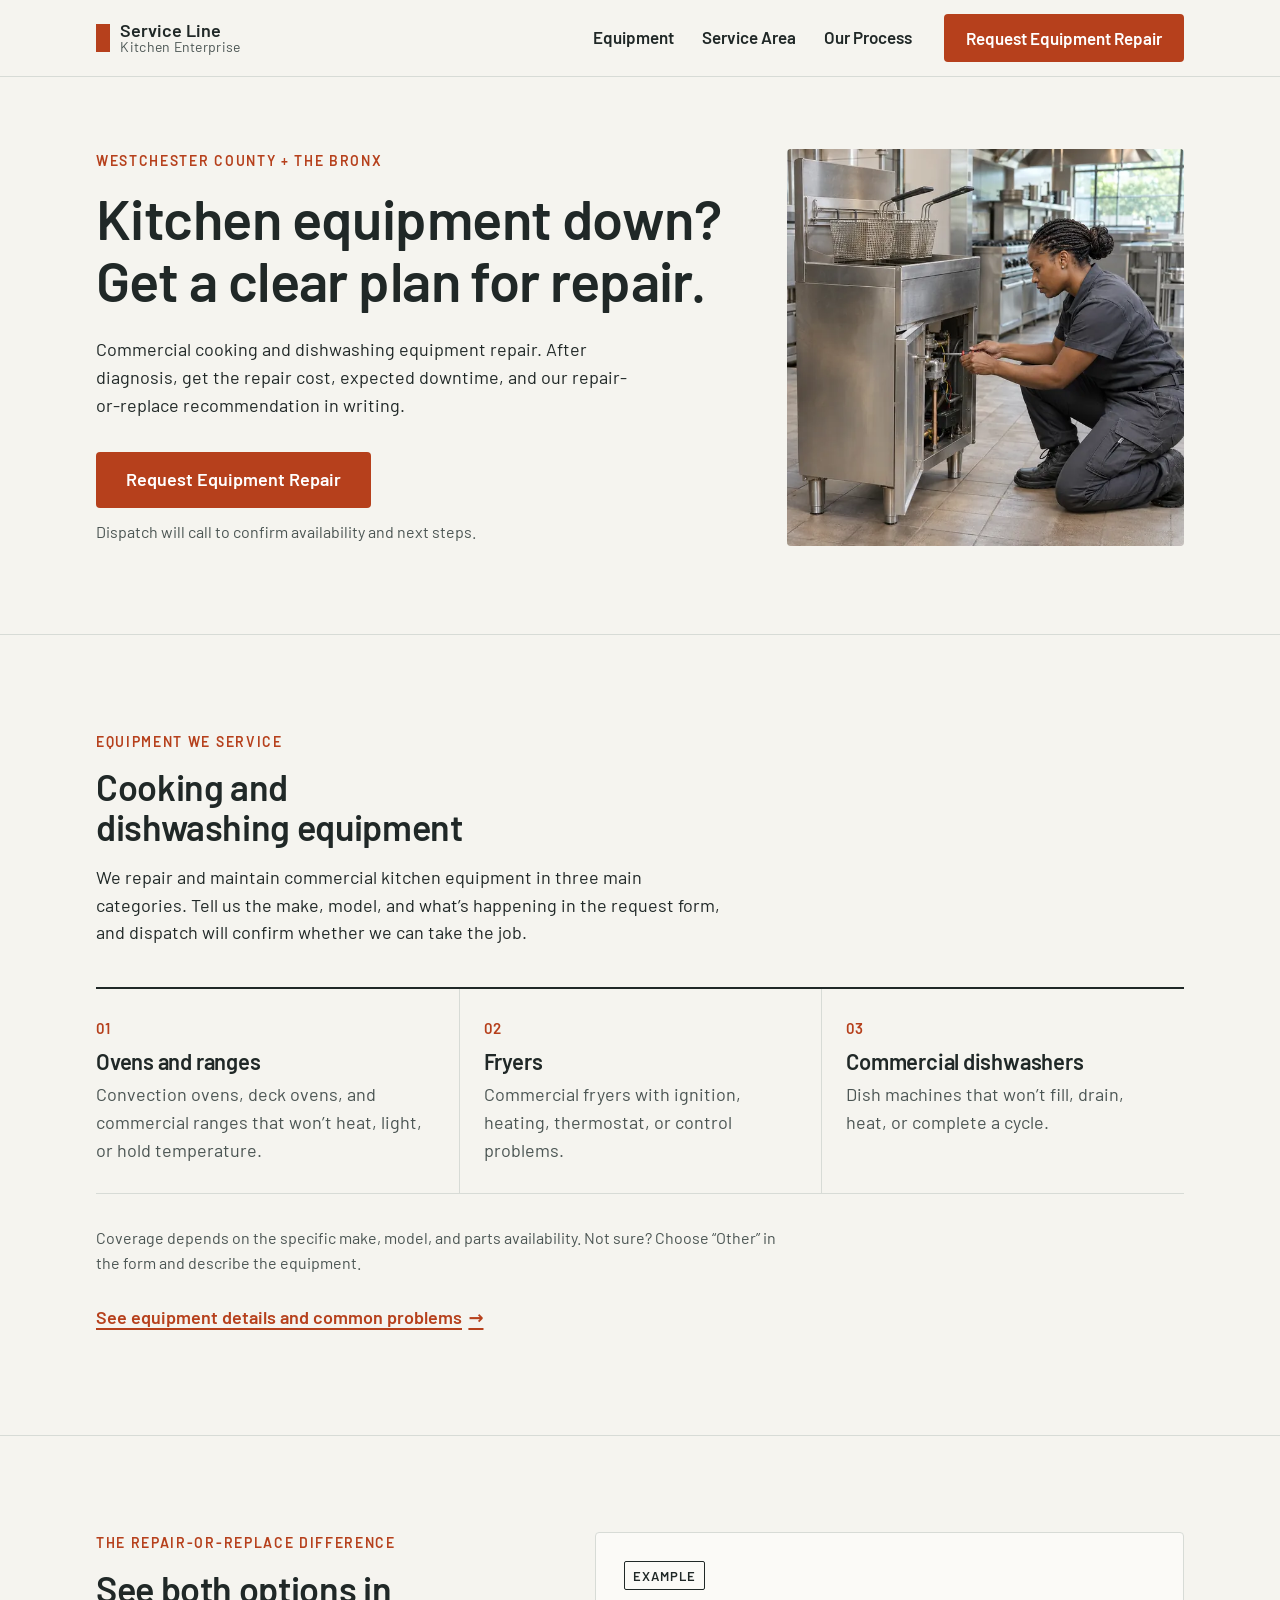
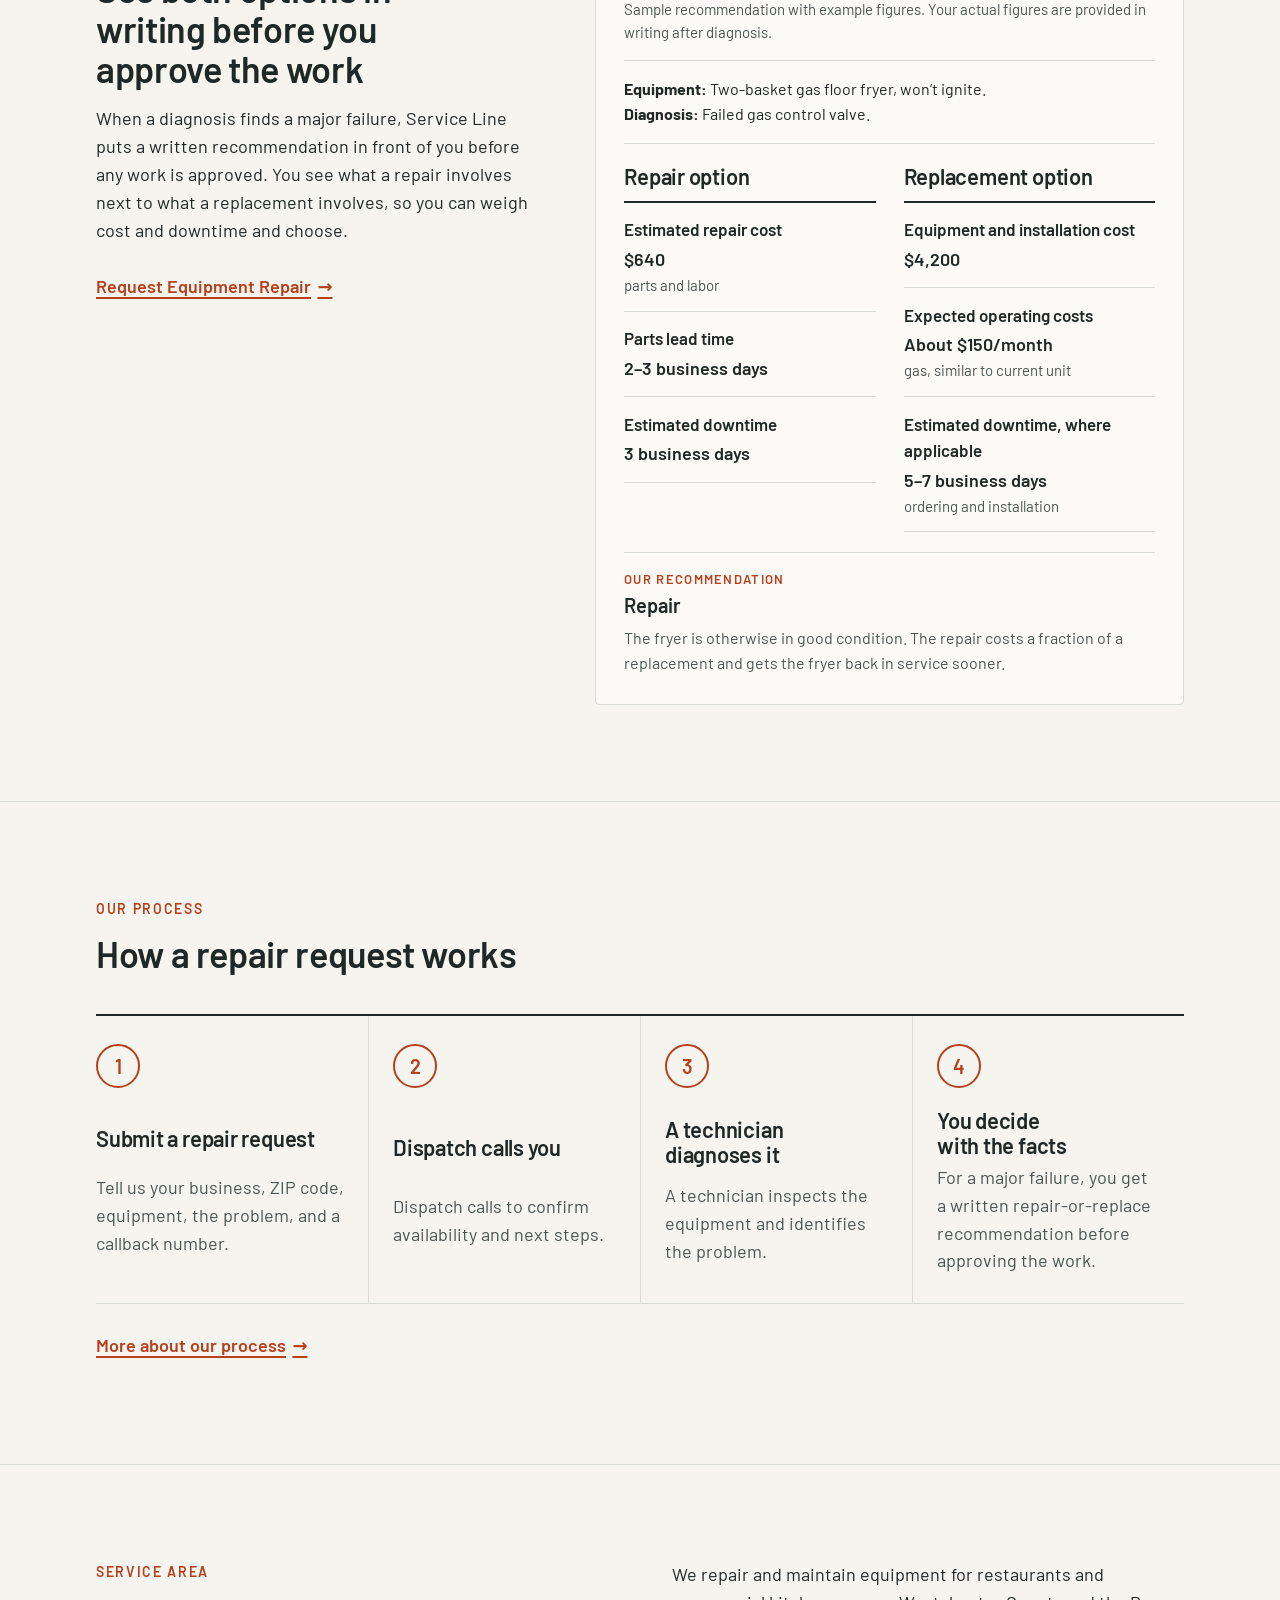
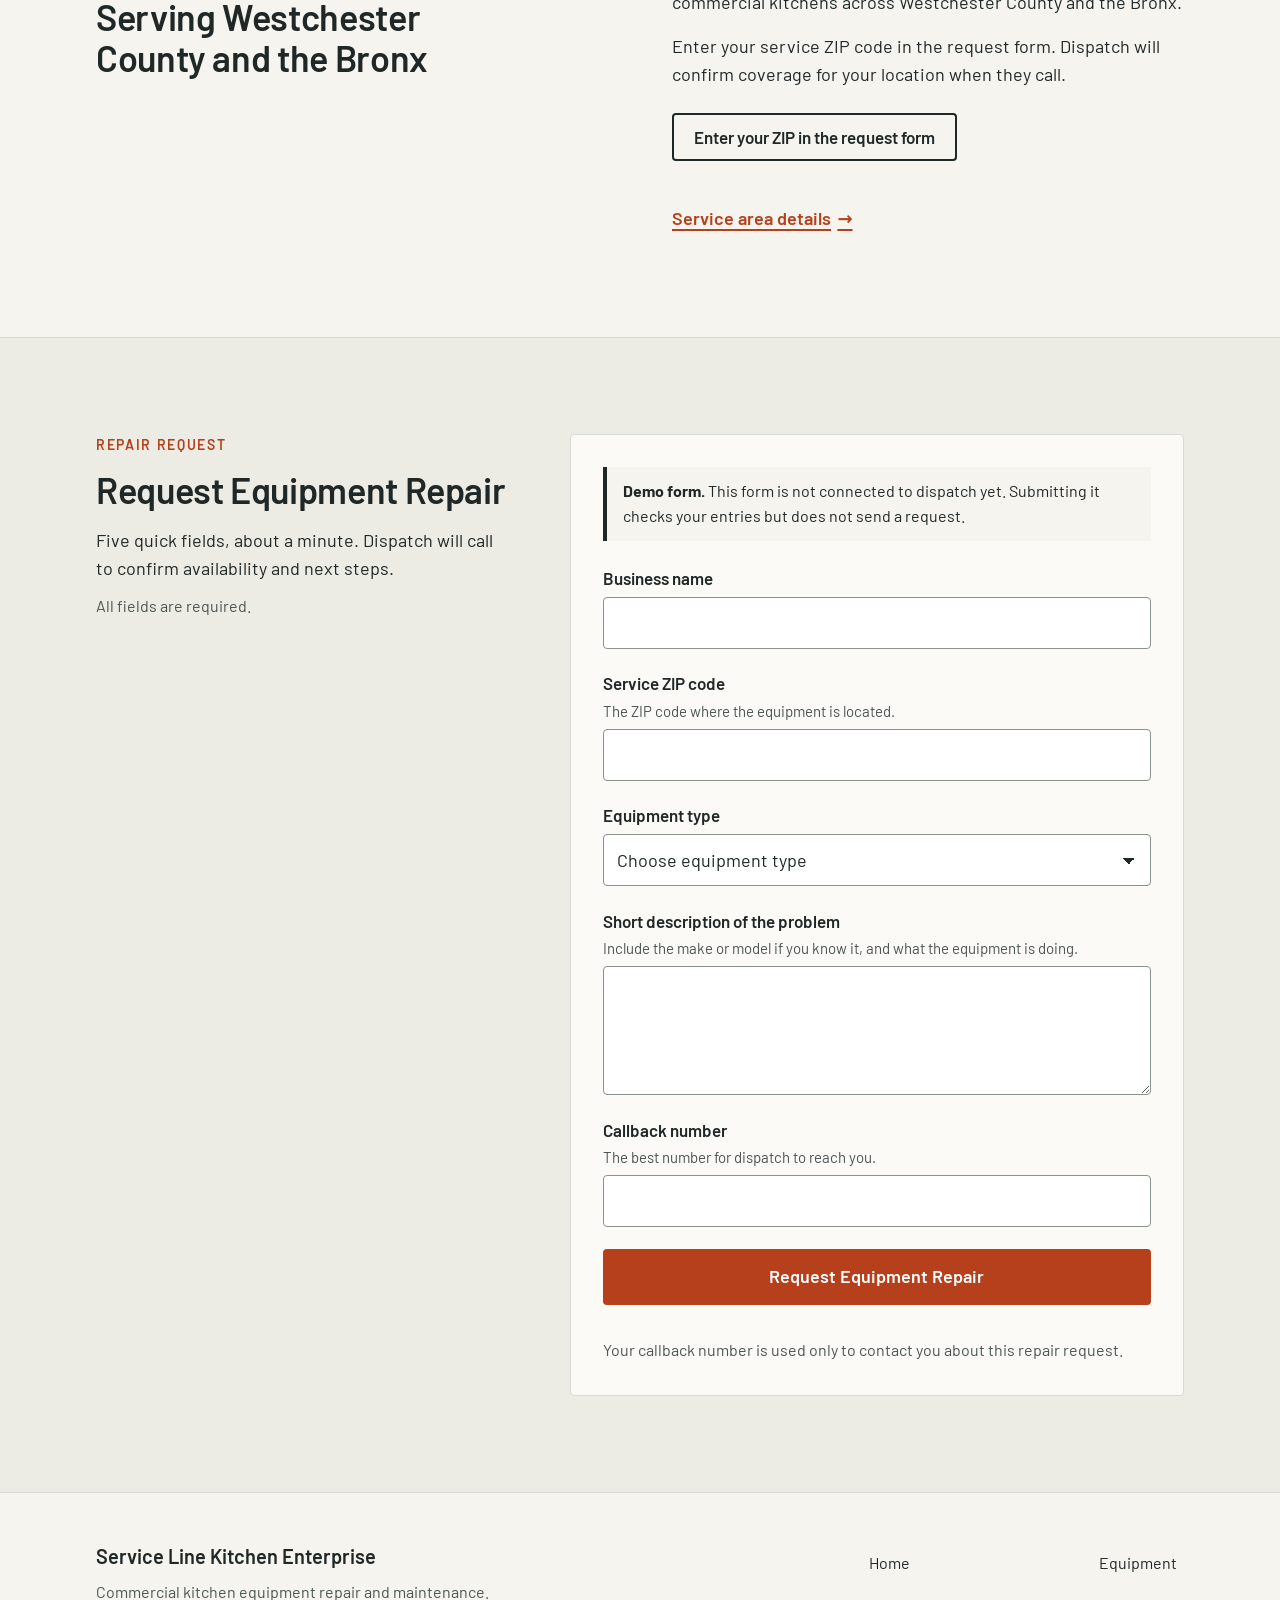
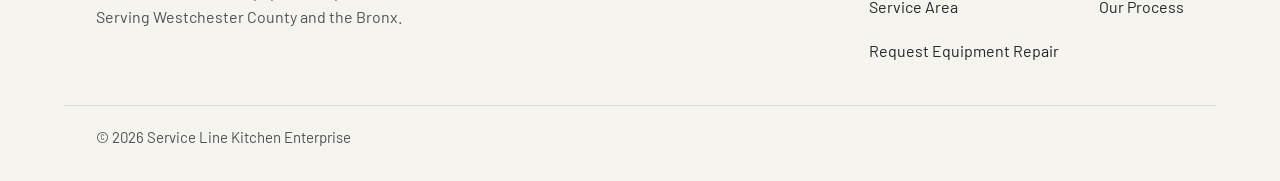
<file: index.html>
<!doctype html>
<html lang="en" class="no-js">
<head>
  <meta charset="utf-8">
  <script>document.documentElement.className = "js";</script>
  <meta name="viewport" content="width=device-width, initial-scale=1">
  <title>Commercial Kitchen Equipment Repair | Service Line Kitchen Enterprise</title>
  <meta name="description" content="Commercial oven, range, fryer, and dishwasher repair for restaurants in Westchester County and the Bronx. Get a written repair-or-replace recommendation before you approve a major repair.">
  <meta name="theme-color" content="#F5F4EF">
  <link rel="icon" href="favicon.svg" type="image/svg+xml">
  <link rel="apple-touch-icon" href="apple-touch-icon.png">
  <meta property="og:type" content="website">
  <meta property="og:site_name" content="Service Line Kitchen Enterprise">
  <meta property="og:title" content="Commercial Kitchen Equipment Repair | Service Line Kitchen Enterprise">
  <meta property="og:description" content="Commercial oven, range, fryer, and dishwasher repair for restaurants in Westchester County and the Bronx. Get a written repair-or-replace recommendation before you approve a major repair.">
  <meta property="og:image" content="https://www.example.com/images/share-card.jpg">
  <meta property="og:image:width" content="1200">
  <meta property="og:image:height" content="630">
  <meta property="og:image:alt" content="Commercial kitchen cooking line with ranges, ovens, and fryers">
  <meta name="twitter:card" content="summary_large_image">
  <link rel="preconnect" href="https://fonts.googleapis.com">
  <link rel="preconnect" href="https://fonts.gstatic.com" crossorigin>
  <link href="https://fonts.googleapis.com/css2?family=Barlow:wght@400;600&display=swap" rel="stylesheet">
  <link rel="stylesheet" href="styles.css">
  <script src="script.js" defer></script>
  <script type="application/ld+json">
  {
    "@context": "https://schema.org",
    "@type": "LocalBusiness",
    "name": "Service Line Kitchen Enterprise",
    "description": "Commercial kitchen equipment repair and maintenance for restaurants.",
    "url": "https://www.example.com/",
    "image": "https://www.example.com/images/share-card.jpg",
    "areaServed": [
      {
        "@type": "AdministrativeArea",
        "name": "Westchester County, NY"
      },
      {
        "@type": "AdministrativeArea",
        "name": "Bronx, NY"
      }
    ],
    "hasOfferCatalog": {
      "@type": "OfferCatalog",
      "name": "Commercial kitchen equipment repair",
      "itemListElement": [
        {
          "@type": "Offer",
          "itemOffered": {
            "@type": "Service",
            "name": "Commercial oven and range repair"
          }
        },
        {
          "@type": "Offer",
          "itemOffered": {
            "@type": "Service",
            "name": "Commercial fryer repair"
          }
        },
        {
          "@type": "Offer",
          "itemOffered": {
            "@type": "Service",
            "name": "Commercial dishwasher repair"
          }
        }
      ]
    }
  }
  </script>
</head>
<body>
  <a class="skip-link" href="#main">Skip to main content</a>

  <header class="site-header">
    <div class="container header-inner">
      <a class="brand" href="#top" aria-label="Service Line Kitchen Enterprise, back to top">
        <span class="brand-mark" aria-hidden="true"></span>
        <span class="brand-name">Service Line <span class="brand-sub">Kitchen Enterprise</span></span>
      </a>

      <button class="menu-toggle" type="button" aria-expanded="false" aria-controls="site-nav">
        <span class="menu-toggle-bars" aria-hidden="true"></span>
        <span class="menu-toggle-label">Menu</span>
      </button>

      <nav id="site-nav" class="site-nav" aria-label="Main">
        <ul class="nav-list">
          <li><a href="equipment.html">Equipment</a></li>
          <li><a href="service-area.html">Service Area</a></li>
          <li><a href="process.html">Our Process</a></li>
        </ul>
        <a class="btn btn-primary btn-header" href="#request">Request Equipment Repair</a>
      </nav>
    </div>
  </header>

  <main id="main">
    <!-- Hero -->
    <section class="hero" id="top" aria-labelledby="hero-title">
      <div class="container hero-grid">
        <div class="hero-copy">
          <p class="eyebrow">Westchester County + the Bronx</p>
          <h1 id="hero-title">Kitchen equipment down?<br> Get a clear plan for repair.</h1>
          <p class="lead">Commercial cooking and dishwashing equipment repair. After diagnosis, get the repair cost, expected downtime, and our repair-or-replace recommendation in writing.</p>
          <div class="hero-actions">
            <a class="btn btn-primary btn-lg" href="#request">Request Equipment Repair</a>
            <p class="hero-note">Dispatch will call to confirm availability and next steps.</p>
          </div>
        </div>

        <figure class="hero-media">
          <img class="hero-image" src="images/technician-fryer-repair.webp" srcset="images/technician-fryer-repair-640.webp 640w, images/technician-fryer-repair.webp 1254w" sizes="(min-width: 960px) 26rem, 100vw" fetchpriority="high" width="1254" height="1254" alt="Technician kneeling beside a commercial fryer with its lower panel open, adjusting a gas valve with a screwdriver in a restaurant kitchen">
        </figure>
      </div>
    </section>

    <!-- Equipment -->
    <section class="section" id="equipment" aria-labelledby="equipment-title">
      <div class="container">
        <div class="section-head">
          <p class="section-kicker">Equipment we service</p>
          <h2 id="equipment-title">Cooking and dishwashing equipment</h2>
          <p class="section-intro">We repair and maintain commercial kitchen equipment in three main categories. Tell us the make, model, and what’s happening in the request form, and dispatch will confirm whether we can take the job.</p>
        </div>

        <ul class="equipment-list">
          <li class="equipment-item">
            <span class="equipment-index" aria-hidden="true">01</span>
            <h3>Ovens and ranges</h3>
            <p>Convection ovens, deck ovens, and commercial ranges that won’t heat, light, or hold temperature.</p>
          </li>
          <li class="equipment-item">
            <span class="equipment-index" aria-hidden="true">02</span>
            <h3>Fryers</h3>
            <p>Commercial fryers with ignition, heating, thermostat, or control problems.</p>
          </li>
          <li class="equipment-item">
            <span class="equipment-index" aria-hidden="true">03</span>
            <h3>Commercial dishwashers</h3>
            <p>Dish machines that won’t fill, drain, heat, or complete a cycle.</p>
          </li>
        </ul>

        <p class="fine-print">Coverage depends on the specific make, model, and parts availability. Not sure? Choose “Other” in the form and describe the equipment.</p>
        <a class="text-link" href="equipment.html">See equipment details and common problems <span aria-hidden="true">→</span></a>
      </div>
    </section>

    <!-- Repair or replace -->
    <section class="section section-rule" id="recommendation" aria-labelledby="rec-title">
      <div class="container">
        <div class="rec-grid">
          <div class="section-head rec-head">
            <p class="section-kicker">The repair-or-replace difference</p>
            <h2 id="rec-title">See both options in writing before you approve the work</h2>
            <p class="section-intro">When a diagnosis finds a major failure, Service Line puts a written recommendation in front of you before any work is approved. You see what a repair involves next to what a replacement involves, so you can weigh cost and downtime and choose.</p>
            <a class="text-link" href="#request">Request Equipment Repair <span aria-hidden="true">→</span></a>
          </div>

          <div class="comparison">
            <p class="comparison-label"><span class="label-chip">Example</span> Sample recommendation with example figures. Your actual figures are provided in writing after diagnosis.</p>
            <p class="comparison-case"><strong>Equipment:</strong> Two-basket gas floor fryer, won’t ignite.<br><strong>Diagnosis:</strong> Failed gas control valve.</p>
            <div class="comparison-cols">
              <div class="option">
                <h3 class="option-title">Repair option</h3>
                <dl class="option-list">
                  <div class="option-row">
                    <dt>Estimated repair cost</dt>
                    <dd class="val">$640 <span class="val-note">parts and labor</span></dd>
                  </div>
                  <div class="option-row">
                    <dt>Parts lead time</dt>
                    <dd class="val">2–3 business days</dd>
                  </div>
                  <div class="option-row">
                    <dt>Estimated downtime</dt>
                    <dd class="val">3 business days</dd>
                  </div>
                </dl>
              </div>
              <div class="option">
                <h3 class="option-title">Replacement option</h3>
                <dl class="option-list">
                  <div class="option-row">
                    <dt>Equipment and installation cost</dt>
                    <dd class="val">$4,200</dd>
                  </div>
                  <div class="option-row">
                    <dt>Expected operating costs</dt>
                    <dd class="val">About $150/month <span class="val-note">gas, similar to current unit</span></dd>
                  </div>
                  <div class="option-row">
                    <dt>Estimated downtime, where applicable</dt>
                    <dd class="val">5–7 business days <span class="val-note">ordering and installation</span></dd>
                  </div>
                </dl>
              </div>
            </div>
            <div class="comparison-foot">
              <p class="rec-verdict"><span class="rec-verdict-label">Our recommendation</span> Repair</p>
              <p>The fryer is otherwise in good condition. The repair costs a fraction of a replacement and gets the fryer back in service sooner.</p>
            </div>
          </div>
        </div>
      </div>
    </section>

    <!-- Process -->
    <section class="section section-rule" id="process" aria-labelledby="process-title">
      <div class="container">
        <div class="section-head">
          <p class="section-kicker">Our process</p>
          <h2 id="process-title">How a repair request works</h2>
        </div>

        <ol class="steps">
          <li class="step">
            <span class="step-num" aria-hidden="true">1</span>
            <h3>Submit a repair request</h3>
            <p>Tell us your business, ZIP code, equipment, the problem, and a callback number.</p>
          </li>
          <li class="step">
            <span class="step-num" aria-hidden="true">2</span>
            <h3>Dispatch calls you</h3>
            <p>Dispatch calls to confirm availability and next steps.</p>
          </li>
          <li class="step">
            <span class="step-num" aria-hidden="true">3</span>
            <h3>A technician diagnoses it</h3>
            <p>A technician inspects the equipment and identifies the problem.</p>
          </li>
          <li class="step">
            <span class="step-num" aria-hidden="true">4</span>
            <h3>You decide with the facts</h3>
            <p>For a major failure, you get a written repair-or-replace recommendation before approving the work.</p>
          </li>
        </ol>
        <a class="text-link section-more" href="process.html">More about our process <span aria-hidden="true">→</span></a>
      </div>
    </section>

    <!-- Service area -->
    <section class="section section-rule" id="service-area" aria-labelledby="area-title">
      <div class="container area-grid">
        <div class="section-head">
          <p class="section-kicker">Service area</p>
          <h2 id="area-title">Serving Westchester County and the Bronx</h2>
        </div>
        <div class="area-body">
          <p>We repair and maintain equipment for restaurants and commercial kitchens across Westchester County and the Bronx.</p>
          <p>Enter your service ZIP code in the request form. Dispatch will confirm coverage for your location when they call.</p>
          <a class="btn btn-secondary" href="#request">Enter your ZIP in the request form</a>
          <a class="text-link" href="service-area.html">Service area details <span aria-hidden="true">→</span></a>
        </div>
      </div>
    </section>

    <!-- Request form -->
    <section class="section section-form" id="request" aria-labelledby="request-title" tabindex="-1">
      <div class="container form-grid">
        <div class="section-head form-head">
          <p class="section-kicker">Repair request</p>
          <h2 id="request-title">Request Equipment Repair</h2>
          <p class="section-intro">Five quick fields, about a minute. Dispatch will call to confirm availability and next steps.</p>
          <p class="form-required-note">All fields are required.</p>
        </div>

        <div class="form-wrap">
          <div class="demo-notice" id="demo-notice" role="note">
            <strong>Demo form.</strong> This form is not connected to dispatch yet. Submitting it checks your entries but does not send a request.
          </div>

          <form id="repair-form" class="repair-form" novalidate>
            <div class="field">
              <label for="business">Business name</label>
              <input id="business" name="business" type="text" autocomplete="organization" required maxlength="120" aria-describedby="business-error">
              <p class="field-error" id="business-error" aria-live="polite"></p>
            </div>

            <div class="field">
              <label for="zip">Service ZIP code</label>
              <p class="field-hint" id="zip-hint">The ZIP code where the equipment is located.</p>
              <input id="zip" name="zip" type="text" inputmode="numeric" autocomplete="postal-code" required maxlength="5" pattern="[0-9]{5}" aria-describedby="zip-hint zip-error">
              <p class="field-error" id="zip-error" aria-live="polite"></p>
            </div>

            <div class="field">
              <label for="equipment-type">Equipment type</label>
              <select id="equipment-type" name="equipment" required aria-describedby="equipment-type-error">
                <option value="">Choose equipment type</option>
                <option value="ovens-ranges">Ovens / ranges</option>
                <option value="fryers">Fryers</option>
                <option value="dishwashers">Commercial dishwashers</option>
                <option value="other">Other</option>
              </select>
              <p class="field-error" id="equipment-type-error" aria-live="polite"></p>
            </div>

            <div class="field">
              <label for="problem">Short description of the problem</label>
              <p class="field-hint" id="problem-hint">Include the make or model if you know it, and what the equipment is doing.</p>
              <textarea id="problem" name="problem" rows="4" required maxlength="600" aria-describedby="problem-hint problem-error"></textarea>
              <p class="field-error" id="problem-error" aria-live="polite"></p>
            </div>

            <div class="field">
              <label for="phone">Callback number</label>
              <p class="field-hint" id="phone-hint">The best number for dispatch to reach you.</p>
              <input id="phone" name="phone" type="tel" inputmode="tel" autocomplete="tel" required maxlength="20" aria-describedby="phone-hint phone-error">
              <p class="field-error" id="phone-error" aria-live="polite"></p>
            </div>

            <div class="hp-field" aria-hidden="true">
              <label for="website">Leave this field empty</label>
              <input id="website" name="website" type="text" tabindex="-1" autocomplete="off">
            </div>

            <button class="btn btn-primary btn-lg btn-block" type="submit">Request Equipment Repair</button>

            <p class="form-privacy">Your callback number is used only to contact you about this repair request.</p>

            <div class="form-status" id="form-status" role="status" aria-live="polite" tabindex="-1" hidden></div>
          </form>
        </div>
      </div>
    </section>
  </main>

  <footer class="site-footer">
    <div class="container footer-grid">
      <div>
        <p class="footer-brand">Service Line Kitchen Enterprise</p>
        <p class="footer-area">Commercial kitchen equipment repair and maintenance.<br>Serving Westchester County and the Bronx.</p>
      </div>
      <nav aria-label="Footer">
        <ul class="footer-links">
          <li><a href="index.html">Home</a></li>
          <li><a href="equipment.html">Equipment</a></li>
          <li><a href="service-area.html">Service Area</a></li>
          <li><a href="process.html">Our Process</a></li>
          <li><a href="#request">Request Equipment Repair</a></li>
        </ul>
      </nav>
    </div>
    <div class="container footer-base">
      <p>© <span id="year">2026</span> Service Line Kitchen Enterprise</p>
    </div>
  </footer>

  <div class="mobile-cta" id="mobile-cta">
    <a class="btn btn-primary btn-block" href="#request">Request Equipment Repair</a>
  </div>
</body>
</html>
</file>
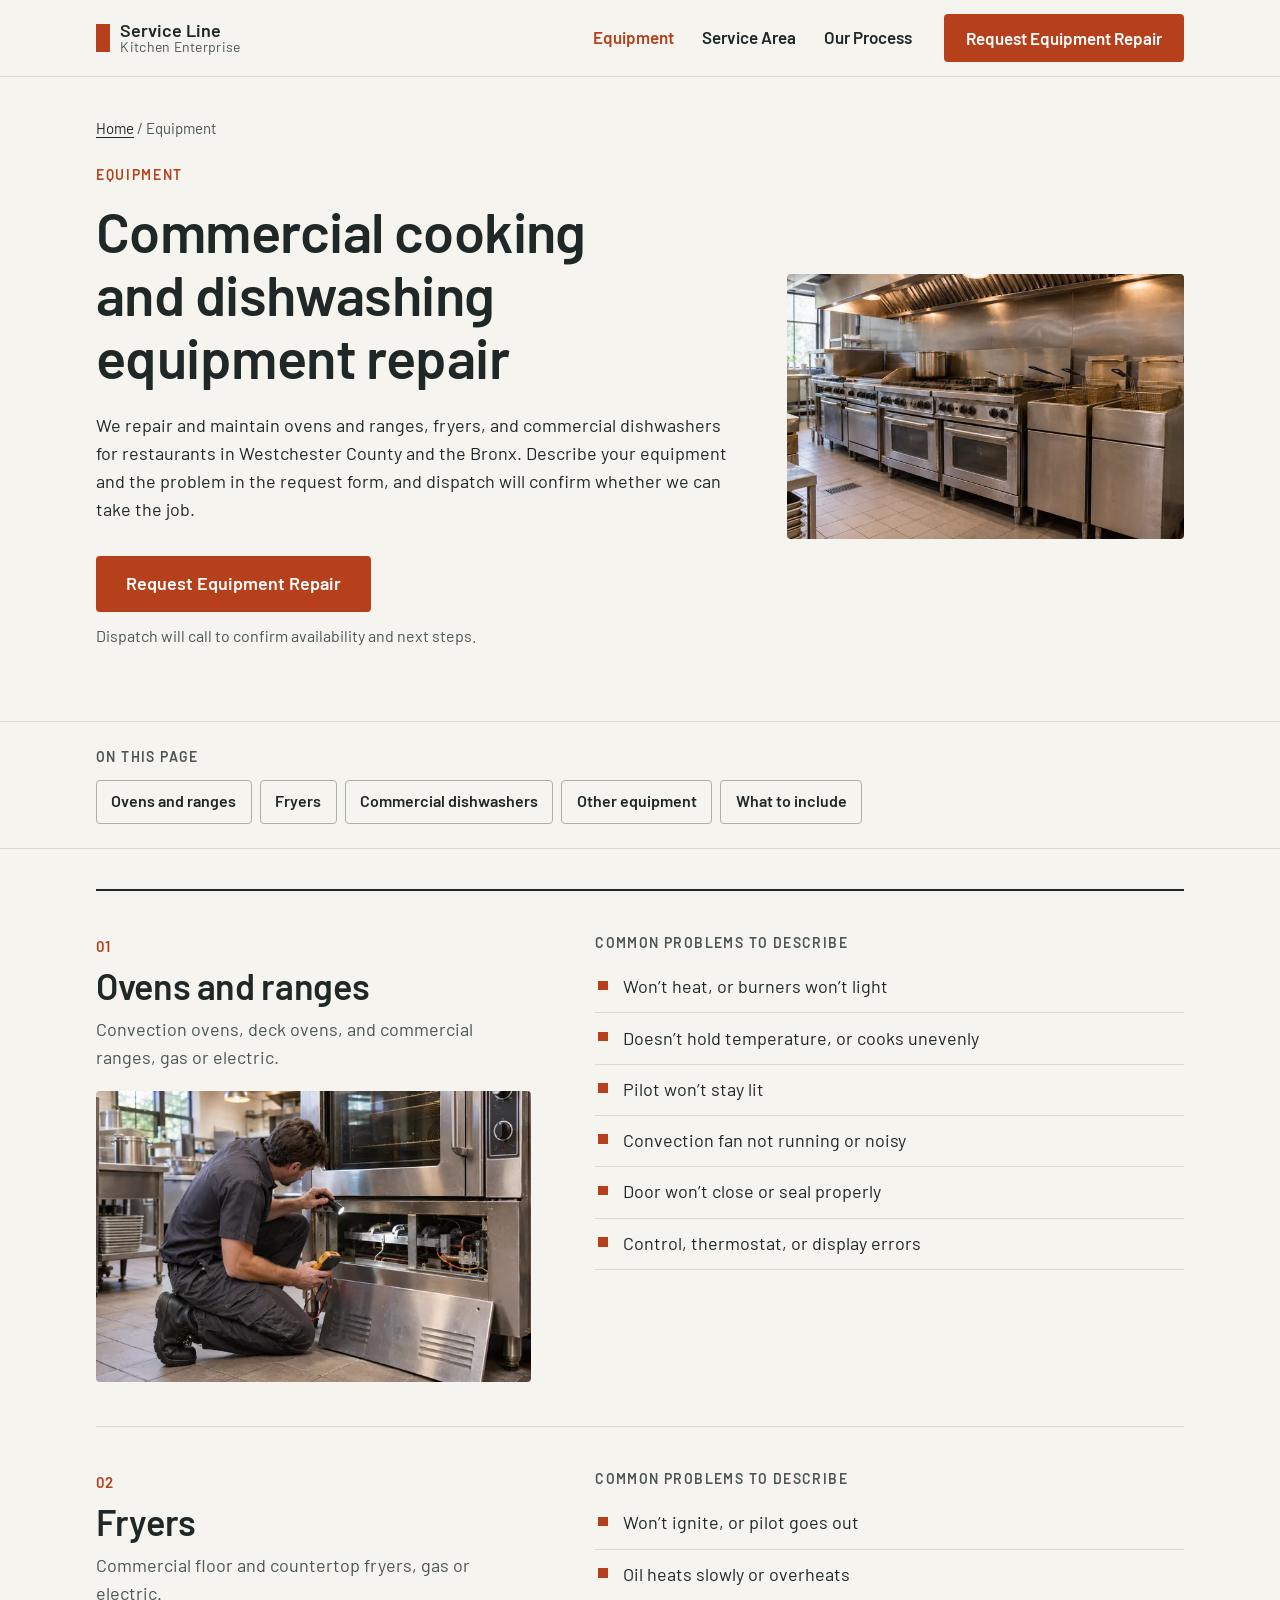
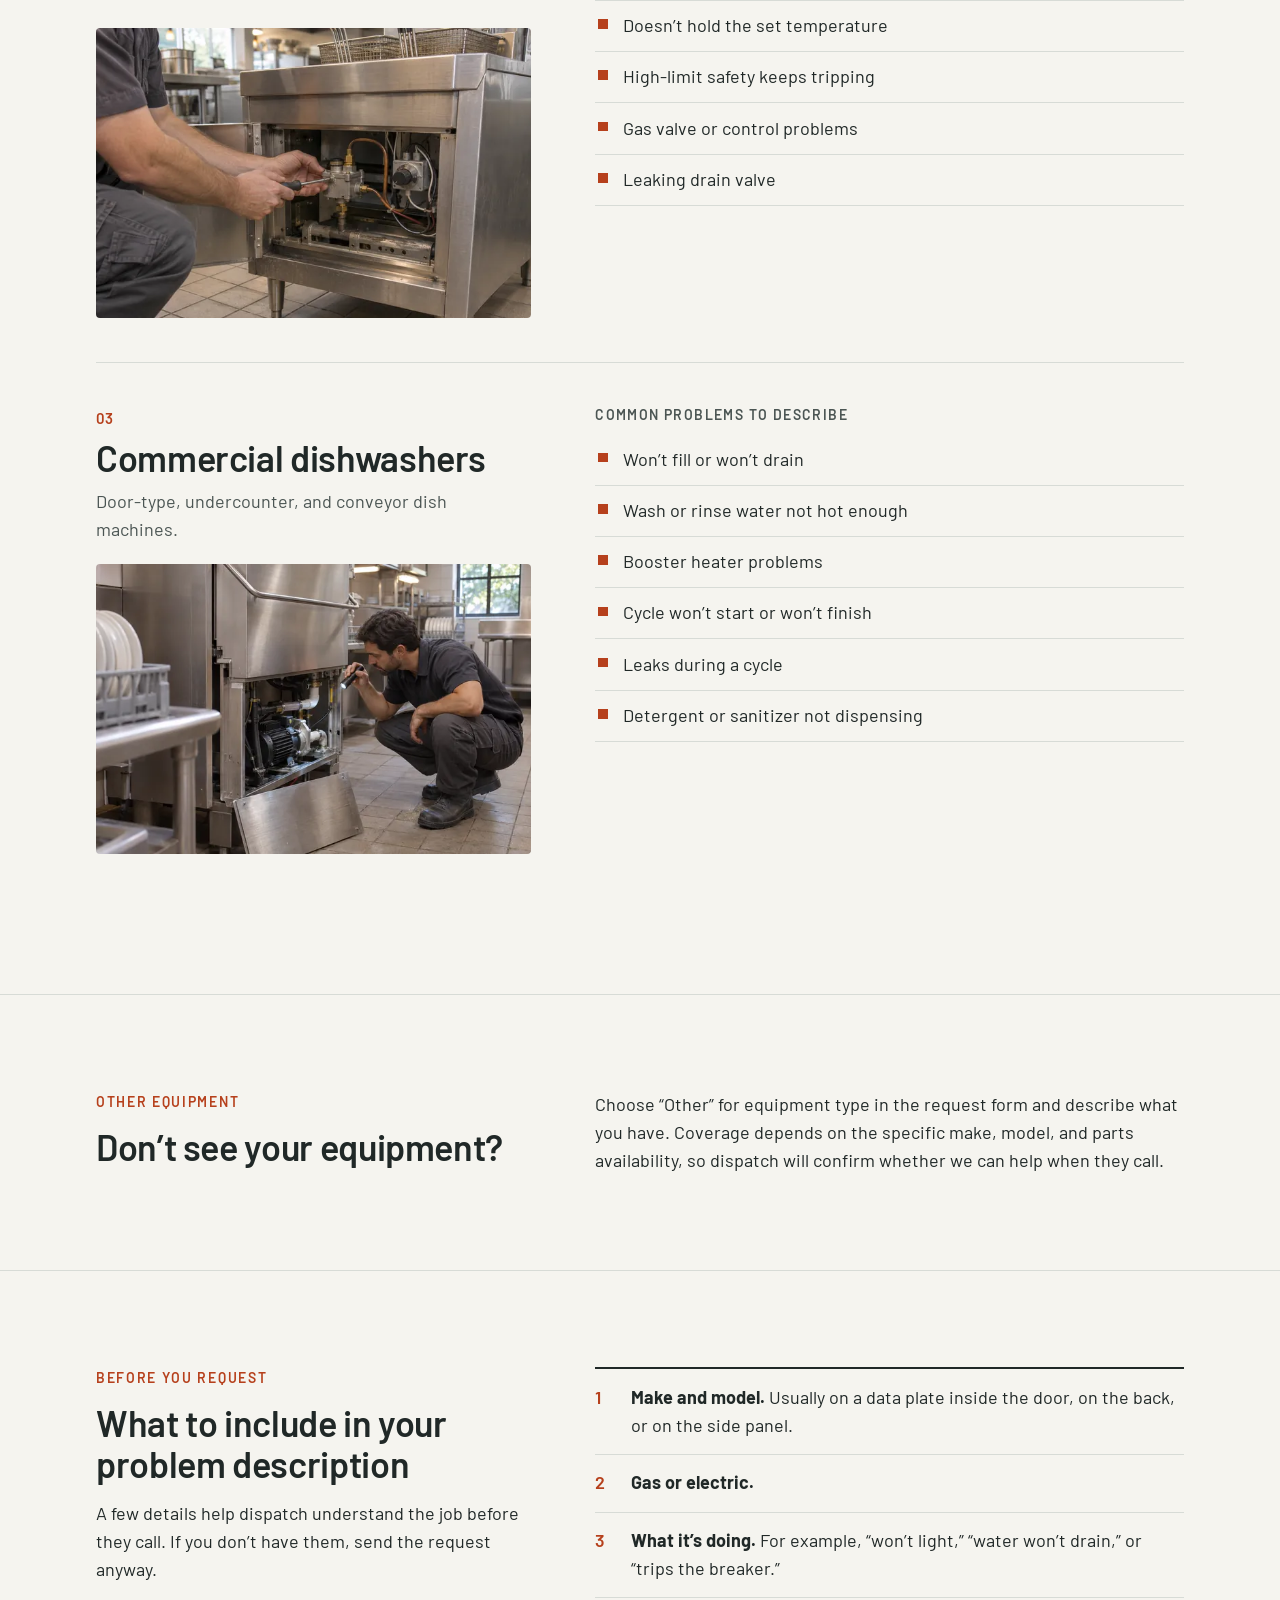
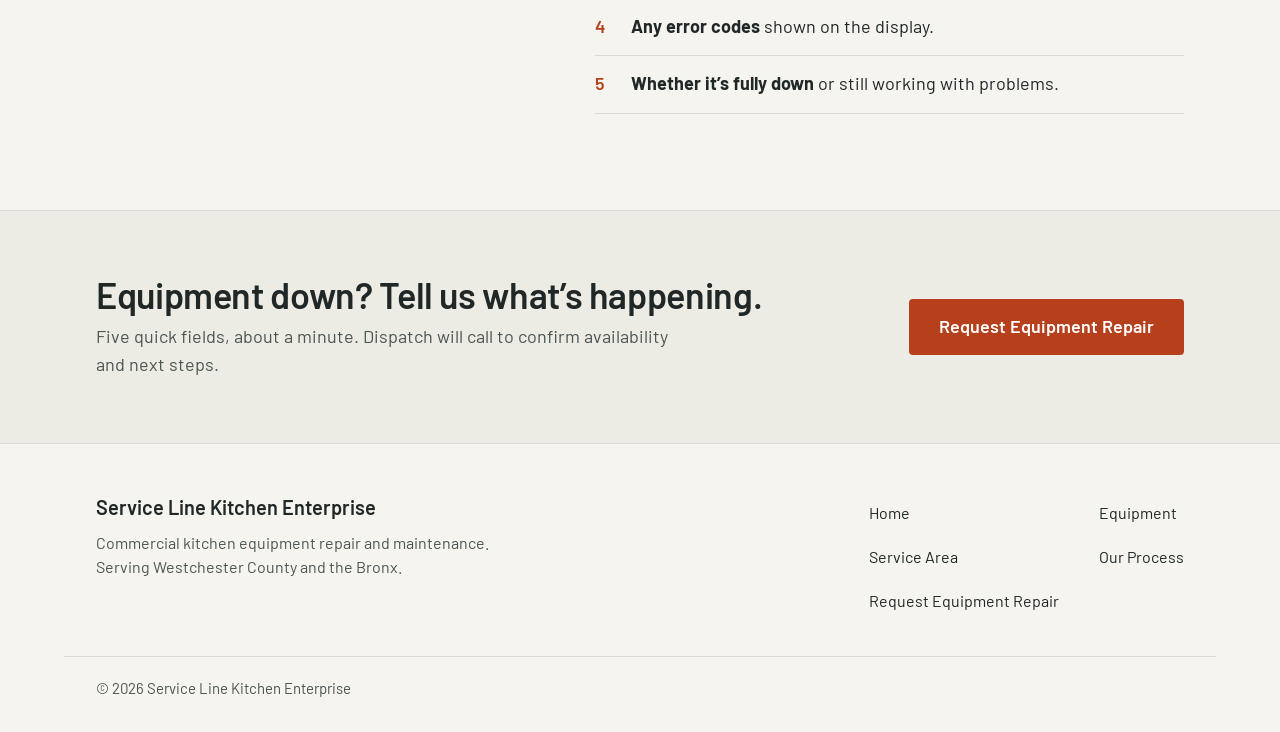
<file: equipment.html>
<!doctype html>
<html lang="en" class="no-js">
<head>
  <meta charset="utf-8">
  <script>document.documentElement.className = "js";</script>
  <meta name="viewport" content="width=device-width, initial-scale=1">
  <title>Equipment We Repair | Service Line Kitchen Enterprise</title>
  <meta name="description" content="Commercial oven, range, fryer, and dishwasher repair for restaurants in Westchester County and the Bronx. See common problems and what to include in your repair request.">
  <meta name="theme-color" content="#F5F4EF">
  <link rel="icon" href="favicon.svg" type="image/svg+xml">
  <link rel="apple-touch-icon" href="apple-touch-icon.png">
  <meta property="og:type" content="website">
  <meta property="og:site_name" content="Service Line Kitchen Enterprise">
  <meta property="og:title" content="Equipment We Repair | Service Line Kitchen Enterprise">
  <meta property="og:description" content="Commercial oven, range, fryer, and dishwasher repair for restaurants in Westchester County and the Bronx. See common problems and what to include in your repair request.">
  <meta property="og:image" content="https://www.example.com/images/share-card.jpg">
  <meta property="og:image:width" content="1200">
  <meta property="og:image:height" content="630">
  <meta property="og:image:alt" content="Commercial kitchen cooking line with ranges, ovens, and fryers">
  <meta name="twitter:card" content="summary_large_image">
  <link rel="preconnect" href="https://fonts.googleapis.com">
  <link rel="preconnect" href="https://fonts.gstatic.com" crossorigin>
  <link href="https://fonts.googleapis.com/css2?family=Barlow:wght@400;600&display=swap" rel="stylesheet">
  <link rel="stylesheet" href="styles.css">
  <script src="script.js" defer></script>
</head>
<body>
  <a class="skip-link" href="#main">Skip to main content</a>

  <header class="site-header">
    <div class="container header-inner">
      <a class="brand" href="index.html" aria-label="Service Line Kitchen Enterprise home">
        <span class="brand-mark" aria-hidden="true"></span>
        <span class="brand-name">Service Line <span class="brand-sub">Kitchen Enterprise</span></span>
      </a>

      <button class="menu-toggle" type="button" aria-expanded="false" aria-controls="site-nav">
        <span class="menu-toggle-bars" aria-hidden="true"></span>
        <span class="menu-toggle-label">Menu</span>
      </button>

      <nav id="site-nav" class="site-nav" aria-label="Main">
        <ul class="nav-list">
          <li><a href="equipment.html" aria-current="page">Equipment</a></li>
          <li><a href="service-area.html">Service Area</a></li>
          <li><a href="process.html">Our Process</a></li>
        </ul>
        <a class="btn btn-primary btn-header" href="index.html#request">Request Equipment Repair</a>
      </nav>
    </div>
  </header>

  <main id="main">
    <section class="page-hero" aria-labelledby="page-title">
      <div class="container">
        <p class="breadcrumb"><a href="index.html">Home</a> <span aria-hidden="true">/</span> <span aria-current="page">Equipment</span></p>
        <div class="page-hero-grid">
          <div class="page-hero-copy">
            <p class="eyebrow">Equipment</p>
            <h1 id="page-title">Commercial cooking and dishwashing equipment repair</h1>
            <p class="lead">We repair and maintain ovens and ranges, fryers, and commercial dishwashers for restaurants in Westchester County and the Bronx. Describe your equipment and the problem in the request form, and dispatch will confirm whether we can take the job.</p>
            <div class="hero-actions">
              <a class="btn btn-primary btn-lg" href="index.html#request">Request Equipment Repair</a>
              <p class="hero-note">Dispatch will call to confirm availability and next steps.</p>
            </div>
          </div>
          <figure class="hero-media">
            <img class="page-hero-image" src="images/equipment-line-1024.webp" srcset="images/equipment-line-640.webp 640w, images/equipment-line-1024.webp 1024w, images/equipment-line-1536.webp 1536w" sizes="(min-width: 960px) 28rem, 100vw" width="1536" height="1024" alt="Commercial kitchen cooking line with gas ranges, ovens, and two floor fryers under a stainless steel hood">
          </figure>
        </div>
      </div>
    </section>

    <nav class="section on-this-page" aria-label="On this page">
      <div class="container">
        <p class="list-title">On this page</p>
        <ul class="jump-links">
          <li><a href="#ovens">Ovens and ranges</a></li>
          <li><a href="#fryers">Fryers</a></li>
          <li><a href="#dishwashers">Commercial dishwashers</a></li>
          <li><a href="#other">Other equipment</a></li>
          <li><a href="#what-to-include">What to include</a></li>
        </ul>
      </div>
    </nav>

    <section class="section section-tight" aria-label="Equipment categories">
      <div class="container detail-list">
        <article class="detail-row" id="ovens" aria-labelledby="ovens-title">
          <div class="detail-head">
            <span class="equipment-index" aria-hidden="true">01</span>
            <h2 id="ovens-title">Ovens and ranges</h2>
            <p>Convection ovens, deck ovens, and commercial ranges, gas or electric.</p>
            <figure class="detail-media"><img class="detail-image" src="images/oven-repair-1024.webp" srcset="images/oven-repair-640.webp 640w, images/oven-repair-1024.webp 1024w, images/oven-repair-1536.webp 1536w" sizes="(min-width: 960px) 26rem, (min-width: 640px) 45vw, 100vw" width="1536" height="1024" alt="Technician kneeling at a commercial convection oven with the lower panel removed, checking the burners with a flashlight and multimeter" loading="lazy" decoding="async"></figure>
          </div>
          <div class="detail-body">
            <h3 class="list-title">Common problems to describe</h3>
            <ul class="check-list">
              <li>Won’t heat, or burners won’t light</li>
              <li>Doesn’t hold temperature, or cooks unevenly</li>
              <li>Pilot won’t stay lit</li>
              <li>Convection fan not running or noisy</li>
              <li>Door won’t close or seal properly</li>
              <li>Control, thermostat, or display errors</li>
            </ul>
          </div>
        </article>
        <article class="detail-row" id="fryers" aria-labelledby="fryers-title">
          <div class="detail-head">
            <span class="equipment-index" aria-hidden="true">02</span>
            <h2 id="fryers-title">Fryers</h2>
            <p>Commercial floor and countertop fryers, gas or electric.</p>
            <figure class="detail-media"><img class="detail-image" src="images/fryer-repair-1024.webp" srcset="images/fryer-repair-640.webp 640w, images/fryer-repair-1024.webp 1024w, images/fryer-repair-1536.webp 1536w" sizes="(min-width: 960px) 26rem, (min-width: 640px) 45vw, 100vw" width="1536" height="1024" alt="Technician adjusting the gas valve inside the open lower panel of a commercial fryer with a screwdriver" loading="lazy" decoding="async"></figure>
          </div>
          <div class="detail-body">
            <h3 class="list-title">Common problems to describe</h3>
            <ul class="check-list">
              <li>Won’t ignite, or pilot goes out</li>
              <li>Oil heats slowly or overheats</li>
              <li>Doesn’t hold the set temperature</li>
              <li>High-limit safety keeps tripping</li>
              <li>Gas valve or control problems</li>
              <li>Leaking drain valve</li>
            </ul>
          </div>
        </article>
        <article class="detail-row" id="dishwashers" aria-labelledby="dishwashers-title">
          <div class="detail-head">
            <span class="equipment-index" aria-hidden="true">03</span>
            <h2 id="dishwashers-title">Commercial dishwashers</h2>
            <p>Door-type, undercounter, and conveyor dish machines.</p>
            <figure class="detail-media"><img class="detail-image" src="images/dishwasher-repair-1024.webp" srcset="images/dishwasher-repair-640.webp 640w, images/dishwasher-repair-1024.webp 1024w, images/dishwasher-repair-1536.webp 1536w" sizes="(min-width: 960px) 26rem, (min-width: 640px) 45vw, 100vw" width="1536" height="1024" alt="Technician crouched beside a commercial dish machine with its lower panel removed, inspecting the pump with a flashlight" loading="lazy" decoding="async"></figure>
          </div>
          <div class="detail-body">
            <h3 class="list-title">Common problems to describe</h3>
            <ul class="check-list">
              <li>Won’t fill or won’t drain</li>
              <li>Wash or rinse water not hot enough</li>
              <li>Booster heater problems</li>
              <li>Cycle won’t start or won’t finish</li>
              <li>Leaks during a cycle</li>
              <li>Detergent or sanitizer not dispensing</li>
            </ul>
          </div>
        </article>
      </div>
    </section>

    <section class="section section-rule" id="other" aria-labelledby="other-title">
      <div class="container two-col">
        <div class="section-head">
          <p class="section-kicker">Other equipment</p>
          <h2 id="other-title">Don’t see your equipment?</h2>
        </div>
        <div class="prose">
          <p>Choose “Other” for equipment type in the request form and describe what you have. Coverage depends on the specific make, model, and parts availability, so dispatch will confirm whether we can help when they call.</p>
        </div>
      </div>
    </section>

    <section class="section section-rule" id="what-to-include" aria-labelledby="include-title">
      <div class="container two-col">
        <div class="section-head">
          <p class="section-kicker">Before you request</p>
          <h2 id="include-title">What to include in your problem description</h2>
          <p class="section-intro">A few details help dispatch understand the job before they call. If you don’t have them, send the request anyway.</p>
        </div>
        <ol class="numbered-list">
          <li><strong>Make and model.</strong> Usually on a data plate inside the door, on the back, or on the side panel.</li>
          <li><strong>Gas or electric.</strong></li>
          <li><strong>What it’s doing.</strong> For example, “won’t light,” “water won’t drain,” or “trips the breaker.”</li>
          <li><strong>Any error codes</strong> shown on the display.</li>
          <li><strong>Whether it’s fully down</strong> or still working with problems.</li>
        </ol>
      </div>
    </section>

    <section class="cta-band" aria-labelledby="cta-title">
      <div class="container cta-band-inner">
        <div>
          <h2 id="cta-title">Equipment down? Tell us what’s happening.</h2>
          <p>Five quick fields, about a minute. Dispatch will call to confirm availability and next steps.</p>
        </div>
        <a class="btn btn-primary btn-lg" href="index.html#request">Request Equipment Repair</a>
      </div>
    </section>
  </main>

  <footer class="site-footer">
    <div class="container footer-grid">
      <div>
        <p class="footer-brand">Service Line Kitchen Enterprise</p>
        <p class="footer-area">Commercial kitchen equipment repair and maintenance.<br>Serving Westchester County and the Bronx.</p>
      </div>
      <nav aria-label="Footer">
        <ul class="footer-links">
          <li><a href="index.html">Home</a></li>
          <li><a href="equipment.html">Equipment</a></li>
          <li><a href="service-area.html">Service Area</a></li>
          <li><a href="process.html">Our Process</a></li>
          <li><a href="index.html#request">Request Equipment Repair</a></li>
        </ul>
      </nav>
    </div>
    <div class="container footer-base">
      <p>© 2026 Service Line Kitchen Enterprise</p>
    </div>
  </footer>

  <div class="mobile-cta" id="mobile-cta">
    <a class="btn btn-primary btn-block" href="index.html#request">Request Equipment Repair</a>
  </div>
</body>
</html>
</file>
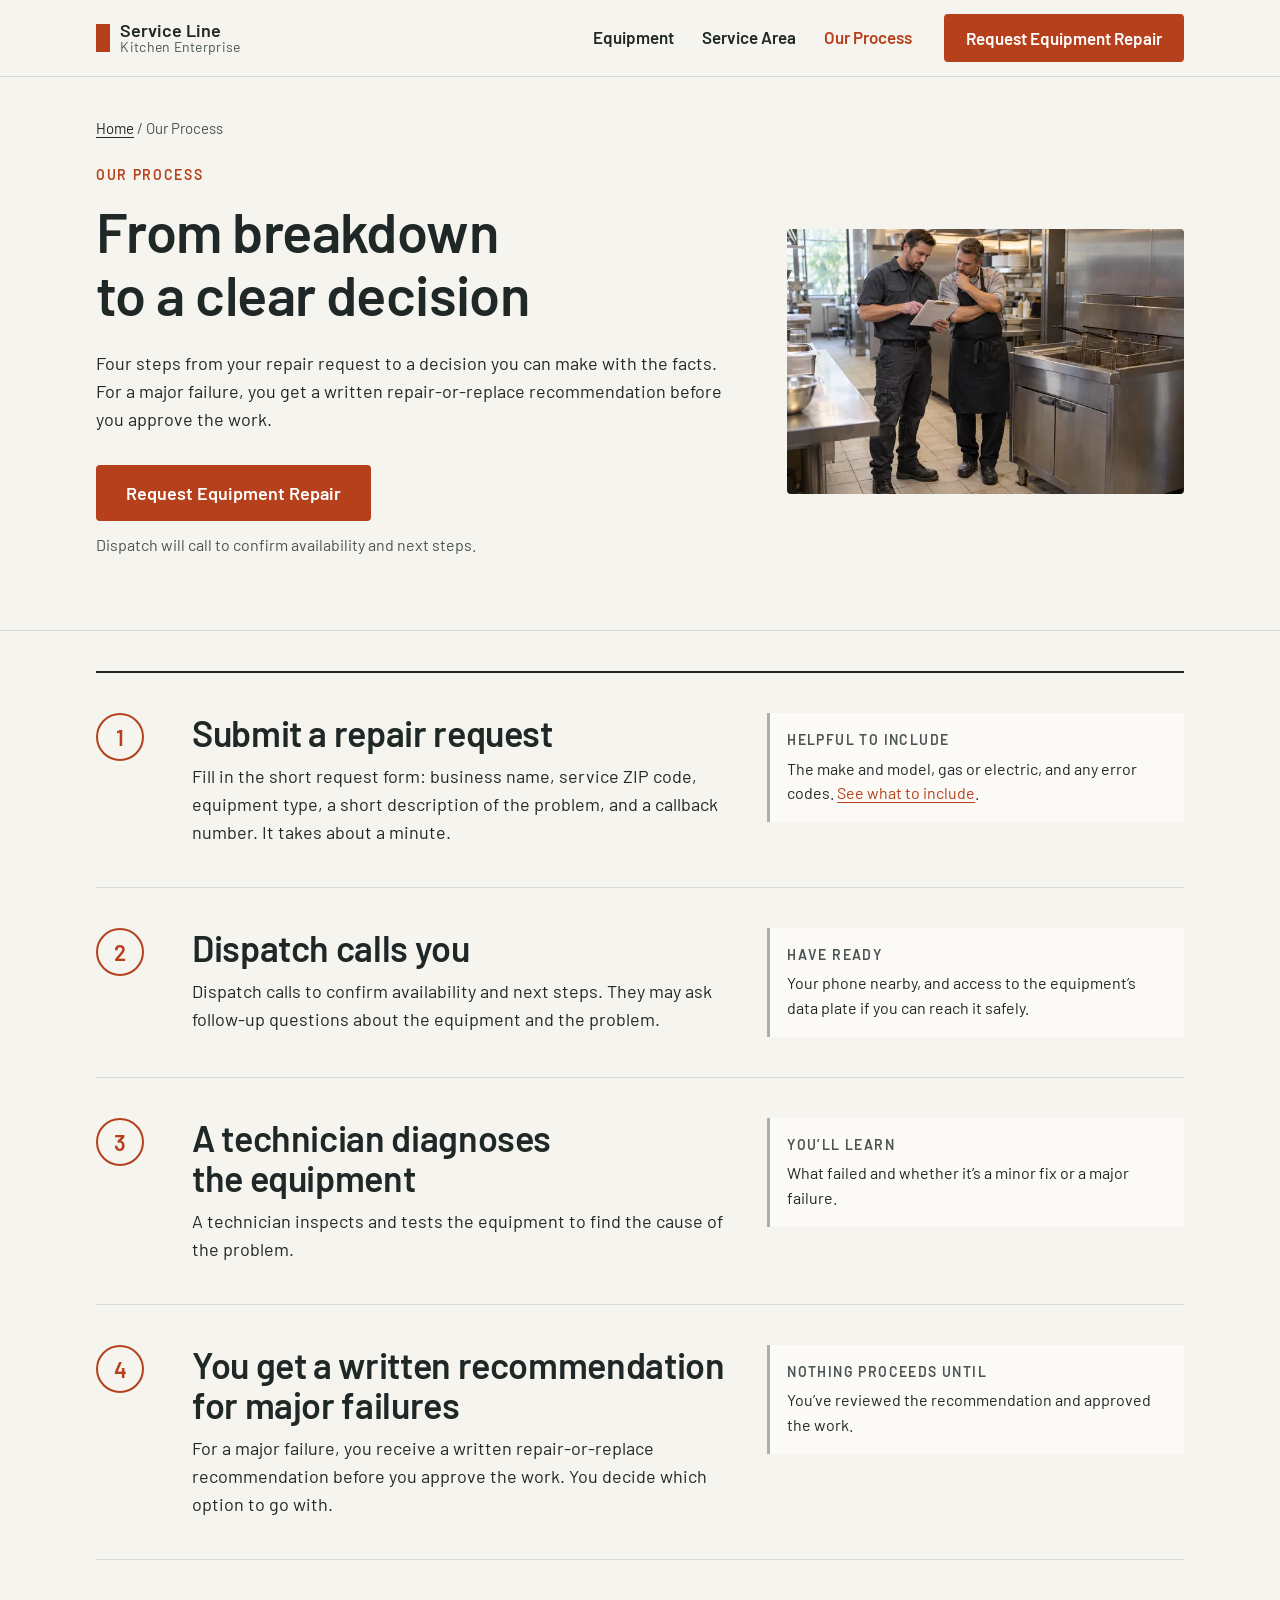
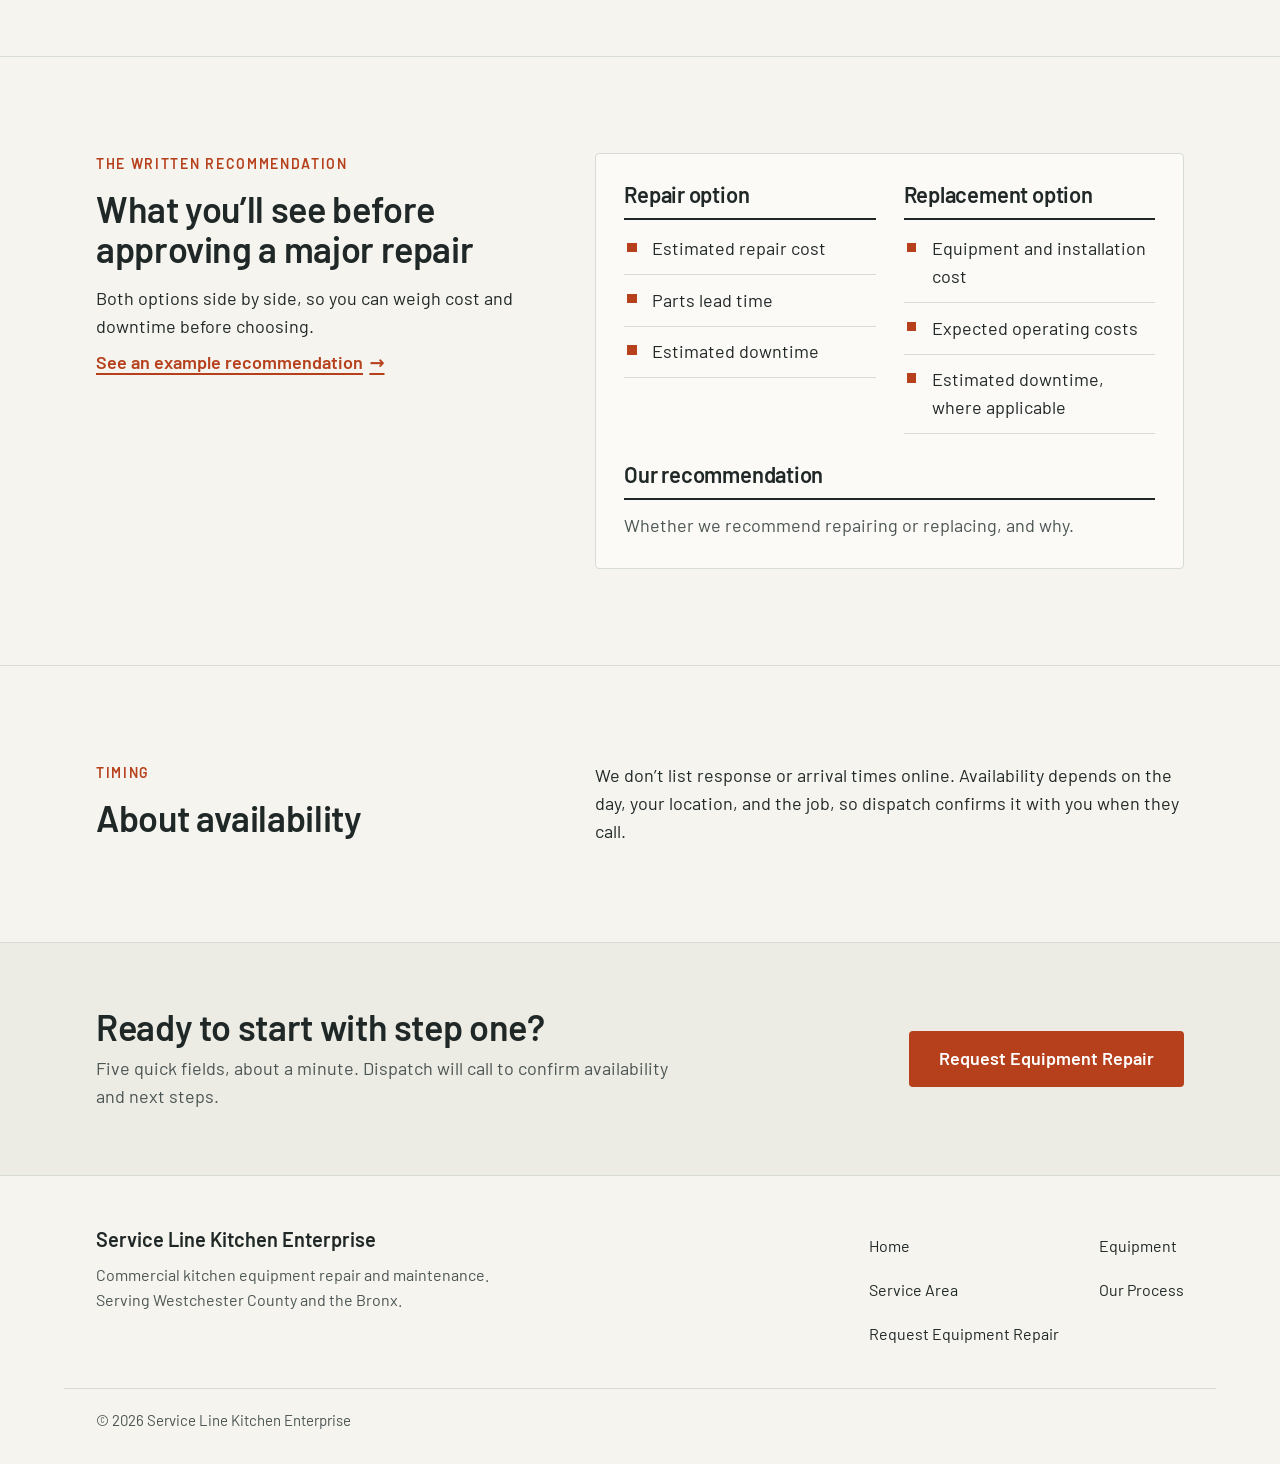
<file: process.html>
<!doctype html>
<html lang="en" class="no-js">
<head>
  <meta charset="utf-8">
  <script>document.documentElement.className = "js";</script>
  <meta name="viewport" content="width=device-width, initial-scale=1">
  <title>Our Repair Process | Service Line Kitchen Enterprise</title>
  <meta name="description" content="How Service Line Kitchen Enterprise handles a commercial kitchen equipment repair: request, dispatch call, diagnosis, and a written repair-or-replace recommendation before you approve a major repair.">
  <meta name="theme-color" content="#F5F4EF">
  <link rel="icon" href="favicon.svg" type="image/svg+xml">
  <link rel="apple-touch-icon" href="apple-touch-icon.png">
  <meta property="og:type" content="website">
  <meta property="og:site_name" content="Service Line Kitchen Enterprise">
  <meta property="og:title" content="Our Repair Process | Service Line Kitchen Enterprise">
  <meta property="og:description" content="How Service Line Kitchen Enterprise handles a commercial kitchen equipment repair: request, dispatch call, diagnosis, and a written repair-or-replace recommendation before you approve a major repair.">
  <meta property="og:image" content="https://www.example.com/images/share-card.jpg">
  <meta property="og:image:width" content="1200">
  <meta property="og:image:height" content="630">
  <meta property="og:image:alt" content="Commercial kitchen cooking line with ranges, ovens, and fryers">
  <meta name="twitter:card" content="summary_large_image">
  <link rel="preconnect" href="https://fonts.googleapis.com">
  <link rel="preconnect" href="https://fonts.gstatic.com" crossorigin>
  <link href="https://fonts.googleapis.com/css2?family=Barlow:wght@400;600&display=swap" rel="stylesheet">
  <link rel="stylesheet" href="styles.css">
  <script src="script.js" defer></script>
</head>
<body>
  <a class="skip-link" href="#main">Skip to main content</a>

  <header class="site-header">
    <div class="container header-inner">
      <a class="brand" href="index.html" aria-label="Service Line Kitchen Enterprise home">
        <span class="brand-mark" aria-hidden="true"></span>
        <span class="brand-name">Service Line <span class="brand-sub">Kitchen Enterprise</span></span>
      </a>

      <button class="menu-toggle" type="button" aria-expanded="false" aria-controls="site-nav">
        <span class="menu-toggle-bars" aria-hidden="true"></span>
        <span class="menu-toggle-label">Menu</span>
      </button>

      <nav id="site-nav" class="site-nav" aria-label="Main">
        <ul class="nav-list">
          <li><a href="equipment.html">Equipment</a></li>
          <li><a href="service-area.html">Service Area</a></li>
          <li><a href="process.html" aria-current="page">Our Process</a></li>
        </ul>
        <a class="btn btn-primary btn-header" href="index.html#request">Request Equipment Repair</a>
      </nav>
    </div>
  </header>

  <main id="main">
    <section class="page-hero" aria-labelledby="page-title">
      <div class="container">
        <p class="breadcrumb"><a href="index.html">Home</a> <span aria-hidden="true">/</span> <span aria-current="page">Our Process</span></p>
        <div class="page-hero-grid">
          <div class="page-hero-copy">
            <p class="eyebrow">Our Process</p>
            <h1 id="page-title">From breakdown to a clear decision</h1>
            <p class="lead">Four steps from your repair request to a decision you can make with the facts. For a major failure, you get a written repair-or-replace recommendation before you approve the work.</p>
            <div class="hero-actions">
              <a class="btn btn-primary btn-lg" href="index.html#request">Request Equipment Repair</a>
              <p class="hero-note">Dispatch will call to confirm availability and next steps.</p>
            </div>
          </div>
          <figure class="hero-media">
            <img class="page-hero-image" src="images/process-estimate-1024.webp" srcset="images/process-estimate-640.webp 640w, images/process-estimate-1024.webp 1024w, images/process-estimate-1536.webp 1536w" sizes="(min-width: 960px) 28rem, 100vw" width="1536" height="1024" alt="Technician reviewing a repair estimate on a clipboard with a kitchen manager beside a commercial fryer">
          </figure>
        </div>
      </div>
    </section>

    <section class="section section-tight" aria-labelledby="steps-title">
      <div class="container">
        <h2 id="steps-title" class="visually-hidden">The four steps</h2>
        <ol class="process-list">
          <li class="process-step">
            <span class="process-num" aria-hidden="true">1</span>
            <div class="process-main">
              <h3>Submit a repair request</h3>
              <p>Fill in the short request form: business name, service ZIP code, equipment type, a short description of the problem, and a callback number. It takes about a minute.</p>
            </div>
            <div class="process-aside">
              <p class="list-title">Helpful to include</p>
              <p>The make and model, gas or electric, and any error codes. <a href="equipment.html#what-to-include">See what to include</a>.</p>
            </div>
          </li>
          <li class="process-step">
            <span class="process-num" aria-hidden="true">2</span>
            <div class="process-main">
              <h3>Dispatch calls you</h3>
              <p>Dispatch calls to confirm availability and next steps. They may ask follow-up questions about the equipment and the problem.</p>
            </div>
            <div class="process-aside">
              <p class="list-title">Have ready</p>
              <p>Your phone nearby, and access to the equipment’s data plate if you can reach it safely.</p>
            </div>
          </li>
          <li class="process-step">
            <span class="process-num" aria-hidden="true">3</span>
            <div class="process-main">
              <h3>A technician diagnoses the equipment</h3>
              <p>A technician inspects and tests the equipment to find the cause of the problem.</p>
            </div>
            <div class="process-aside">
              <p class="list-title">You’ll learn</p>
              <p>What failed and whether it’s a minor fix or a major failure.</p>
            </div>
          </li>
          <li class="process-step">
            <span class="process-num" aria-hidden="true">4</span>
            <div class="process-main">
              <h3>You get a written recommendation for major failures</h3>
              <p>For a major failure, you receive a written repair-or-replace recommendation before you approve the work. You decide which option to go with.</p>
            </div>
            <div class="process-aside">
              <p class="list-title">Nothing proceeds until</p>
              <p>You’ve reviewed the recommendation and approved the work.</p>
            </div>
          </li>
        </ol>
      </div>
    </section>

    <section class="section section-rule" id="recommendation" aria-labelledby="rec-title">
      <div class="container two-col">
        <div class="section-head">
          <p class="section-kicker">The written recommendation</p>
          <h2 id="rec-title">What you’ll see before approving a major repair</h2>
          <p class="section-intro">Both options side by side, so you can weigh cost and downtime before choosing.</p>
          <a class="text-link" href="index.html#recommendation">See an example recommendation <span aria-hidden="true">→</span></a>
        </div>
        <div class="rec-contents">
          <div class="rec-col">
            <h3 class="option-title">Repair option</h3>
            <ul class="check-list">
              <li>Estimated repair cost</li>
              <li>Parts lead time</li>
              <li>Estimated downtime</li>
            </ul>
          </div>
          <div class="rec-col">
            <h3 class="option-title">Replacement option</h3>
            <ul class="check-list">
              <li>Equipment and installation cost</li>
              <li>Expected operating costs</li>
              <li>Estimated downtime, where applicable</li>
            </ul>
          </div>
          <div class="rec-col rec-col-wide">
            <h3 class="option-title">Our recommendation</h3>
            <p>Whether we recommend repairing or replacing, and why.</p>
          </div>
        </div>
      </div>
    </section>

    <section class="section section-rule" aria-labelledby="timing-title">
      <div class="container two-col">
        <div class="section-head">
          <p class="section-kicker">Timing</p>
          <h2 id="timing-title">About availability</h2>
        </div>
        <div class="prose">
          <p>We don’t list response or arrival times online. Availability depends on the day, your location, and the job, so dispatch confirms it with you when they call.</p>
        </div>
      </div>
    </section>

    <section class="cta-band" aria-labelledby="cta-title">
      <div class="container cta-band-inner">
        <div>
          <h2 id="cta-title">Ready to start with step one?</h2>
          <p>Five quick fields, about a minute. Dispatch will call to confirm availability and next steps.</p>
        </div>
        <a class="btn btn-primary btn-lg" href="index.html#request">Request Equipment Repair</a>
      </div>
    </section>
  </main>

  <footer class="site-footer">
    <div class="container footer-grid">
      <div>
        <p class="footer-brand">Service Line Kitchen Enterprise</p>
        <p class="footer-area">Commercial kitchen equipment repair and maintenance.<br>Serving Westchester County and the Bronx.</p>
      </div>
      <nav aria-label="Footer">
        <ul class="footer-links">
          <li><a href="index.html">Home</a></li>
          <li><a href="equipment.html">Equipment</a></li>
          <li><a href="service-area.html">Service Area</a></li>
          <li><a href="process.html">Our Process</a></li>
          <li><a href="index.html#request">Request Equipment Repair</a></li>
        </ul>
      </nav>
    </div>
    <div class="container footer-base">
      <p>© 2026 Service Line Kitchen Enterprise</p>
    </div>
  </footer>

  <div class="mobile-cta" id="mobile-cta">
    <a class="btn btn-primary btn-block" href="index.html#request">Request Equipment Repair</a>
  </div>
</body>
</html>
</file>
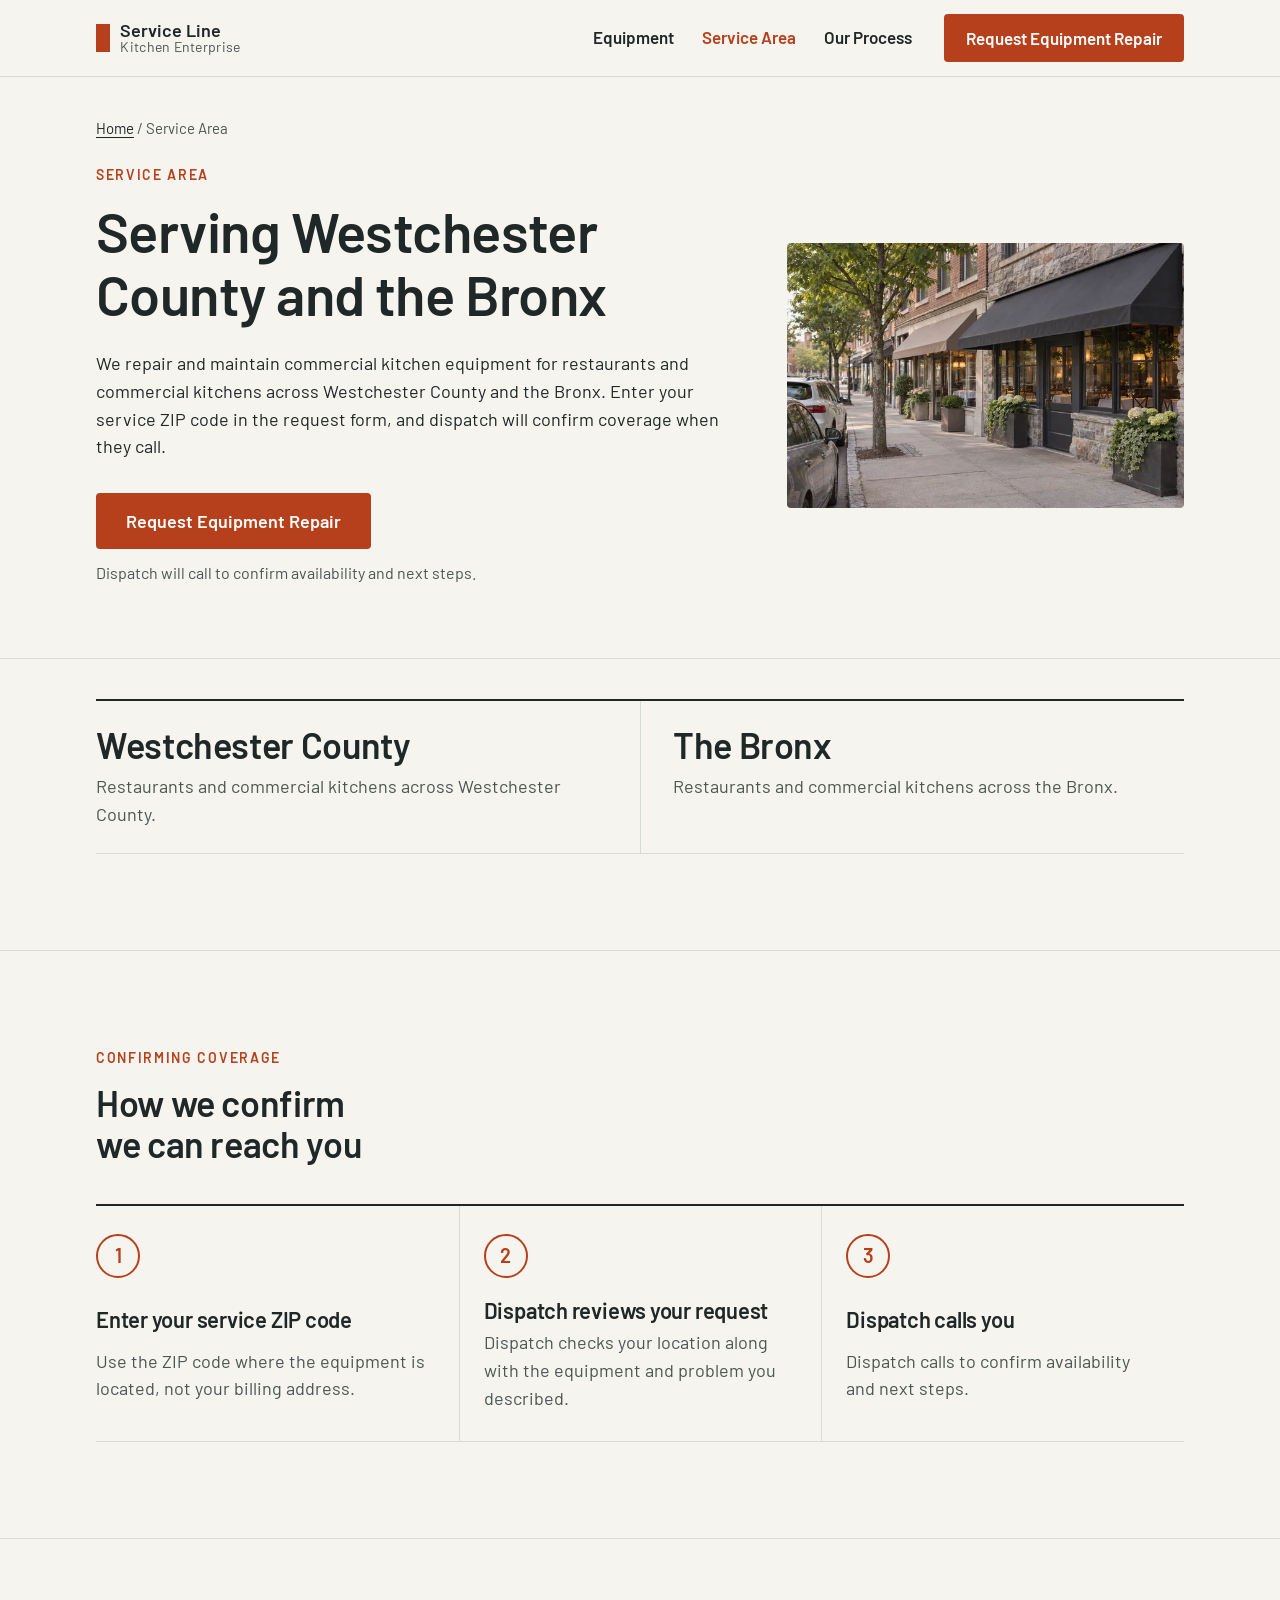
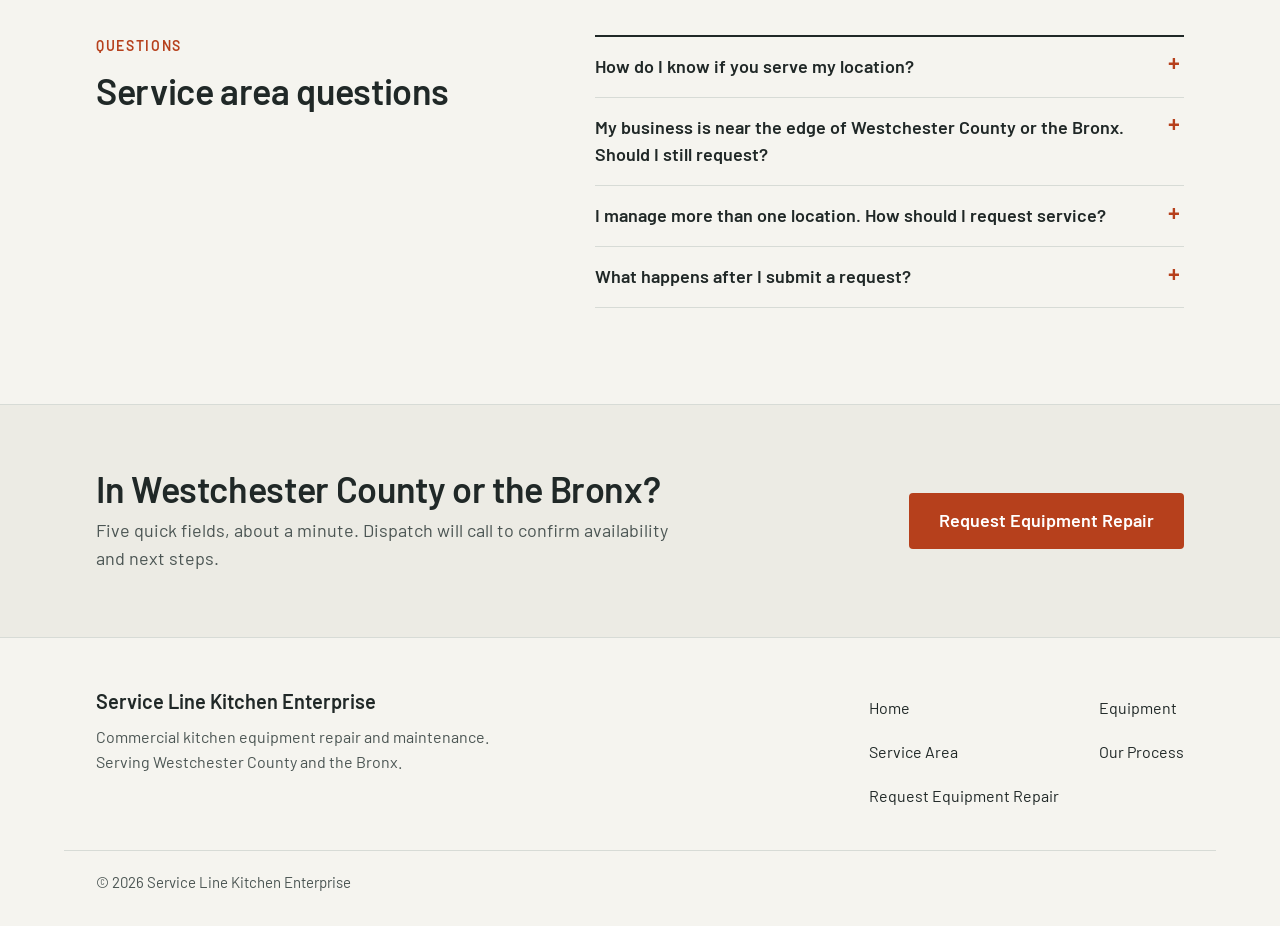
<file: service-area.html>
<!doctype html>
<html lang="en" class="no-js">
<head>
  <meta charset="utf-8">
  <script>document.documentElement.className = "js";</script>
  <meta name="viewport" content="width=device-width, initial-scale=1">
  <title>Service Area: Westchester County and the Bronx | Service Line Kitchen Enterprise</title>
  <meta name="description" content="Service Line Kitchen Enterprise repairs commercial kitchen equipment for restaurants in Westchester County and the Bronx. Enter your service ZIP code in the repair request form.">
  <meta name="theme-color" content="#F5F4EF">
  <link rel="icon" href="favicon.svg" type="image/svg+xml">
  <link rel="apple-touch-icon" href="apple-touch-icon.png">
  <meta property="og:type" content="website">
  <meta property="og:site_name" content="Service Line Kitchen Enterprise">
  <meta property="og:title" content="Service Area: Westchester County and the Bronx | Service Line Kitchen Enterprise">
  <meta property="og:description" content="Service Line Kitchen Enterprise repairs commercial kitchen equipment for restaurants in Westchester County and the Bronx. Enter your service ZIP code in the repair request form.">
  <meta property="og:image" content="https://www.example.com/images/share-card.jpg">
  <meta property="og:image:width" content="1200">
  <meta property="og:image:height" content="630">
  <meta property="og:image:alt" content="Commercial kitchen cooking line with ranges, ovens, and fryers">
  <meta name="twitter:card" content="summary_large_image">
  <link rel="preconnect" href="https://fonts.googleapis.com">
  <link rel="preconnect" href="https://fonts.gstatic.com" crossorigin>
  <link href="https://fonts.googleapis.com/css2?family=Barlow:wght@400;600&display=swap" rel="stylesheet">
  <link rel="stylesheet" href="styles.css">
  <script src="script.js" defer></script>
</head>
<body>
  <a class="skip-link" href="#main">Skip to main content</a>

  <header class="site-header">
    <div class="container header-inner">
      <a class="brand" href="index.html" aria-label="Service Line Kitchen Enterprise home">
        <span class="brand-mark" aria-hidden="true"></span>
        <span class="brand-name">Service Line <span class="brand-sub">Kitchen Enterprise</span></span>
      </a>

      <button class="menu-toggle" type="button" aria-expanded="false" aria-controls="site-nav">
        <span class="menu-toggle-bars" aria-hidden="true"></span>
        <span class="menu-toggle-label">Menu</span>
      </button>

      <nav id="site-nav" class="site-nav" aria-label="Main">
        <ul class="nav-list">
          <li><a href="equipment.html">Equipment</a></li>
          <li><a href="service-area.html" aria-current="page">Service Area</a></li>
          <li><a href="process.html">Our Process</a></li>
        </ul>
        <a class="btn btn-primary btn-header" href="index.html#request">Request Equipment Repair</a>
      </nav>
    </div>
  </header>

  <main id="main">
    <section class="page-hero" aria-labelledby="page-title">
      <div class="container">
        <p class="breadcrumb"><a href="index.html">Home</a> <span aria-hidden="true">/</span> <span aria-current="page">Service Area</span></p>
        <div class="page-hero-grid">
          <div class="page-hero-copy">
            <p class="eyebrow">Service Area</p>
            <h1 id="page-title">Serving Westchester County and the Bronx</h1>
            <p class="lead">We repair and maintain commercial kitchen equipment for restaurants and commercial kitchens across Westchester County and the Bronx. Enter your service ZIP code in the request form, and dispatch will confirm coverage when they call.</p>
            <div class="hero-actions">
              <a class="btn btn-primary btn-lg" href="index.html#request">Request Equipment Repair</a>
              <p class="hero-note">Dispatch will call to confirm availability and next steps.</p>
            </div>
          </div>
          <figure class="hero-media">
            <img class="page-hero-image" src="images/service-area-street-1024.webp" srcset="images/service-area-street-640.webp 640w, images/service-area-street-1024.webp 1024w, images/service-area-street-1536.webp 1536w" sizes="(min-width: 960px) 28rem, 100vw" width="1536" height="1024" alt="Tree-lined sidewalk of brick and stone buildings with restaurant storefronts under awnings">
          </figure>
        </div>
      </div>
    </section>

    <section class="section section-tight" aria-labelledby="areas-title">
      <div class="container">
        <h2 id="areas-title" class="visually-hidden">Areas we serve</h2>
        <ul class="area-list">
          <li class="area-item">
            <h3>Westchester County</h3>
            <p>Restaurants and commercial kitchens across Westchester County.</p>
          </li>
          <li class="area-item">
            <h3>The Bronx</h3>
            <p>Restaurants and commercial kitchens across the Bronx.</p>
          </li>
        </ul>
      </div>
    </section>

    <section class="section section-rule" aria-labelledby="confirm-title">
      <div class="container">
        <div class="section-head">
          <p class="section-kicker">Confirming coverage</p>
          <h2 id="confirm-title">How we confirm we can reach you</h2>
        </div>
        <ol class="steps steps-3">
          <li class="step">
            <span class="step-num" aria-hidden="true">1</span>
            <h3>Enter your service ZIP code</h3>
            <p>Use the ZIP code where the equipment is located, not your billing address.</p>
          </li>
          <li class="step">
            <span class="step-num" aria-hidden="true">2</span>
            <h3>Dispatch reviews your request</h3>
            <p>Dispatch checks your location along with the equipment and problem you described.</p>
          </li>
          <li class="step">
            <span class="step-num" aria-hidden="true">3</span>
            <h3>Dispatch calls you</h3>
            <p>Dispatch calls to confirm availability and next steps.</p>
          </li>
        </ol>
      </div>
    </section>

    <section class="section section-rule" aria-labelledby="faq-title">
      <div class="container two-col">
        <div class="section-head">
          <p class="section-kicker">Questions</p>
          <h2 id="faq-title">Service area questions</h2>
        </div>
        <div class="faq">
          <details>
            <summary>How do I know if you serve my location?</summary>
            <p>Enter your service ZIP code in the repair request form. Dispatch will confirm coverage when they call.</p>
          </details>
          <details>
            <summary>My business is near the edge of Westchester County or the Bronx. Should I still request?</summary>
            <p>Yes. Submit the request with your ZIP code, and dispatch will let you know whether we can help.</p>
          </details>
          <details>
            <summary>I manage more than one location. How should I request service?</summary>
            <p>Submit a separate request for each location, using that location’s ZIP code, so dispatch has the right details for each job.</p>
          </details>
          <details>
            <summary>What happens after I submit a request?</summary>
            <p>Dispatch calls to confirm availability and next steps. See <a href="process.html">our process</a> for what happens after that.</p>
          </details>
        </div>
      </div>
    </section>

    <section class="cta-band" aria-labelledby="cta-title">
      <div class="container cta-band-inner">
        <div>
          <h2 id="cta-title">In Westchester County or the Bronx?</h2>
          <p>Five quick fields, about a minute. Dispatch will call to confirm availability and next steps.</p>
        </div>
        <a class="btn btn-primary btn-lg" href="index.html#request">Request Equipment Repair</a>
      </div>
    </section>
  </main>

  <footer class="site-footer">
    <div class="container footer-grid">
      <div>
        <p class="footer-brand">Service Line Kitchen Enterprise</p>
        <p class="footer-area">Commercial kitchen equipment repair and maintenance.<br>Serving Westchester County and the Bronx.</p>
      </div>
      <nav aria-label="Footer">
        <ul class="footer-links">
          <li><a href="index.html">Home</a></li>
          <li><a href="equipment.html">Equipment</a></li>
          <li><a href="service-area.html">Service Area</a></li>
          <li><a href="process.html">Our Process</a></li>
          <li><a href="index.html#request">Request Equipment Repair</a></li>
        </ul>
      </nav>
    </div>
    <div class="container footer-base">
      <p>© 2026 Service Line Kitchen Enterprise</p>
    </div>
  </footer>

  <div class="mobile-cta" id="mobile-cta">
    <a class="btn btn-primary btn-block" href="index.html#request">Request Equipment Repair</a>
  </div>
</body>
</html>
</file>
<file: styles.css>
/* Service Line Kitchen Enterprise — home page
   Mobile-first. Tokens follow the design spec. */

:root {
  --canvas: #F5F4EF;
  --surface: #FBFAF7;
  --ink: #202827;
  --ink-muted: #4B5553;      /* ~7:1 on canvas */
  --rule: #D7DBD6;
  --rule-strong: #A9B0AA;
  --action: #B6401C;          /* white text ~5.6:1 */
  --action-dark: #963416;
  --error: #A3261A;
  --focus: #202827;

  --font: "Barlow", system-ui, -apple-system, "Segoe UI", Roboto, Arial, sans-serif;
  --fs-body: 1.125rem;        /* 18px */
  --fs-small: 1rem;
  --fs-h1: 2.25rem;           /* 36px mobile */
  --fs-h2: 1.75rem;
  --fs-h3: 1.25rem;

  --gutter: 1.25rem;
  --maxw: 72rem;
  --section-y: 4rem;
  --header-h: 4rem;
  --radius: 4px;
}

*,
*::before,
*::after { box-sizing: border-box; }

html {
  scroll-behavior: smooth;
  scroll-padding-top: calc(var(--header-h) + 1rem);
  -webkit-text-size-adjust: 100%;
}

@media (prefers-reduced-motion: reduce) {
  html { scroll-behavior: auto; }
}

body {
  margin: 0;
  background: var(--canvas);
  color: var(--ink);
  font-family: var(--font);
  font-weight: 400;
  font-size: var(--fs-body);
  line-height: 1.55;
}

h1, h2, h3 {
  font-weight: 600;
  line-height: 1.12;
  margin: 0;
  letter-spacing: -0.01em;
  text-wrap: balance;
}

p { margin: 0; }

ul, ol { margin: 0; padding: 0; list-style: none; }

a { color: inherit; }

img { max-width: 100%; display: block; }

.container {
  width: 100%;
  max-width: var(--maxw);
  margin-inline: auto;
  padding-inline: var(--gutter);
}

/* ---------- Focus & skip link ---------- */

:focus-visible {
  outline: 3px solid var(--focus);
  outline-offset: 3px;
}

.skip-link {
  position: absolute;
  left: var(--gutter);
  top: -100px;
  z-index: 100;
  background: var(--ink);
  color: #fff;
  padding: 0.75rem 1rem;
  font-weight: 600;
  text-decoration: none;
  border-radius: var(--radius);
}
.skip-link:focus { top: 0.75rem; }

/* ---------- Buttons ---------- */

.btn {
  display: inline-flex;
  align-items: center;
  justify-content: center;
  min-height: 48px;
  padding: 0.75rem 1.25rem;
  border: 2px solid transparent;
  border-radius: var(--radius);
  font-family: inherit;
  font-weight: 600;
  font-size: 1.0625rem;
  line-height: 1.2;
  text-align: center;
  text-decoration: none;
  cursor: pointer;
}

.btn-primary {
  background: var(--action);
  color: #fff;
}
.btn-primary:hover { background: var(--action-dark); }

.btn-secondary {
  background: transparent;
  color: var(--ink);
  border-color: var(--ink);
}
.btn-secondary:hover { background: var(--ink); color: #fff; }

.btn-lg {
  min-height: 56px;
  padding: 0.9rem 1.75rem;
  font-size: 1.125rem;
}

.btn-block { width: 100%; }

.text-link {
  display: inline-flex;
  align-items: center;
  gap: 0.4rem;
  min-height: 44px;
  font-weight: 600;
  color: var(--action);
  text-decoration: underline;
  text-underline-offset: 4px;
  text-decoration-thickness: 2px;
}
.text-link:hover { color: var(--action-dark); }

/* ---------- Header ---------- */

.site-header {
  position: sticky;
  top: 0;
  z-index: 50;
  background: var(--canvas);
  border-bottom: 1px solid var(--rule);
}

.header-inner {
  display: flex;
  align-items: center;
  justify-content: space-between;
  gap: 1rem;
  min-height: var(--header-h);
  position: relative;
}

.brand {
  display: inline-flex;
  align-items: center;
  gap: 0.65rem;
  text-decoration: none;
  min-height: 44px;
}

.brand-mark {
  width: 14px;
  height: 28px;
  background: var(--action);
  flex: none;
}

.brand-name {
  font-weight: 600;
  font-size: 1.125rem;
  line-height: 1.05;
  display: flex;
  flex-direction: column;
}

.brand-sub {
  font-weight: 400;
  font-size: 0.875rem;
  color: var(--ink-muted);
  letter-spacing: 0.02em;
}

.menu-toggle {
  display: inline-flex;
  align-items: center;
  gap: 0.6rem;
  min-height: 44px;
  min-width: 44px;
  padding: 0.5rem 0.85rem;
  background: transparent;
  color: var(--ink);
  border: 1px solid var(--rule-strong);
  border-radius: var(--radius);
  font: inherit;
  font-weight: 600;
  font-size: 1rem;
  cursor: pointer;
}

.menu-toggle-bars,
.menu-toggle-bars::before,
.menu-toggle-bars::after {
  display: block;
  width: 18px;
  height: 2px;
  background: currentColor;
  position: relative;
}
.menu-toggle-bars::before,
.menu-toggle-bars::after {
  content: "";
  position: absolute;
  left: 0;
}
.menu-toggle-bars::before { top: -6px; }
.menu-toggle-bars::after { top: 6px; }

.menu-toggle[aria-expanded="true"] .menu-toggle-bars { background: transparent; }
.menu-toggle[aria-expanded="true"] .menu-toggle-bars::before { top: 0; transform: rotate(45deg); }
.menu-toggle[aria-expanded="true"] .menu-toggle-bars::after { top: 0; transform: rotate(-45deg); }

/* Mobile nav panel (only hidden once JS is running, so links work without JS) */
.site-nav {
  display: flex;
  flex-direction: column;
  gap: 0.5rem;
}

.js .site-nav {
  display: none;
  position: absolute;
  top: 100%;
  left: 0;
  right: 0;
  padding: 0.5rem var(--gutter) 1.25rem;
  background: var(--canvas);
  border-bottom: 1px solid var(--rule);
}
.js .site-nav.is-open { display: flex; }

.no-js .menu-toggle { display: none; }
.no-js .header-inner { flex-wrap: wrap; padding-block: 0.75rem; }

.nav-list a {
  display: flex;
  align-items: center;
  min-height: 48px;
  font-weight: 600;
  text-decoration: none;
  border-bottom: 1px solid var(--rule);
}
.nav-list a:hover { color: var(--action); }

.btn-header { margin-top: 0.75rem; }

/* ---------- Hero ---------- */

.hero {
  padding-block: 2rem 3rem;
}

.hero-grid {
  display: grid;
  gap: 2rem;
}

.eyebrow,
.section-kicker {
  font-size: 0.875rem;
  font-weight: 600;
  letter-spacing: 0.12em;
  text-transform: uppercase;
  color: var(--action);
  margin-bottom: 0.9rem;
}

.hero h1 {
  font-size: var(--fs-h1);
  max-width: 23ch;
  text-wrap: balance;
}

.lead {
  margin-top: 1.1rem;
  max-width: 34rem;
  color: var(--ink);
}

.hero-actions {
  margin-top: 1.5rem;
  display: flex;
  flex-direction: column;
  align-items: flex-start;
  gap: 0.75rem;
}

.hero-actions .btn { width: 100%; }

.hero-note {
  font-size: var(--fs-small);
  color: var(--ink-muted);
}

.hero-media { margin: 0; }

.hero-image {
  width: 100%;
  height: auto;
  aspect-ratio: 4 / 3;
  object-fit: cover;
  object-position: 50% 55%;
  border-radius: var(--radius);
  background: #E9E8E1;
}

.image-placeholder {
  aspect-ratio: 4 / 3;
  display: flex;
  flex-direction: column;
  justify-content: flex-end;
  gap: 0.5rem;
  padding: 1.25rem;
  background: #E9E8E1;
  border: 1px dashed var(--rule-strong);
  border-radius: var(--radius);
  color: var(--ink-muted);
}

.placeholder-tag {
  align-self: flex-start;
  font-size: 0.8125rem;
  font-weight: 600;
  letter-spacing: 0.1em;
  text-transform: uppercase;
  background: var(--canvas);
  color: var(--ink);
  border: 1px solid var(--rule-strong);
  padding: 0.25rem 0.5rem;
  border-radius: 2px;
}

.placeholder-text {
  font-size: var(--fs-small);
  max-width: 28rem;
}

/* ---------- Sections ---------- */

.section { padding-block: var(--section-y); }

.section-rule { border-top: 1px solid var(--rule); }

#equipment { border-top: 1px solid var(--rule); }

.section-head h2 {
  font-size: var(--fs-h2);
  max-width: 22ch;
}

.section-intro {
  margin-top: 1rem;
  max-width: 40rem;
  color: var(--ink);
}

.fine-print {
  margin-top: 2rem;
  font-size: var(--fs-small);
  color: var(--ink-muted);
  max-width: 44rem;
}

/* Equipment */

.equipment-list {
  margin-top: 2.5rem;
  display: grid;
  border-top: 2px solid var(--ink);
}

.equipment-item {
  padding-block: 1.5rem;
  border-bottom: 1px solid var(--rule);
}

.equipment-index {
  display: block;
  font-weight: 600;
  font-size: 0.9375rem;
  color: var(--action);
  margin-bottom: 0.5rem;
}

.equipment-item h3 { font-size: var(--fs-h3); }

.equipment-item p {
  margin-top: 0.5rem;
  color: var(--ink-muted);
}

/* Repair or replace */

.rec-grid {
  display: grid;
  gap: 2.5rem;
}

.rec-head .text-link { margin-top: 1.25rem; }

.comparison {
  background: var(--surface);
  border: 1px solid var(--rule);
  border-radius: var(--radius);
  padding: 1.25rem;
}

.comparison-label {
  display: flex;
  flex-wrap: wrap;
  align-items: center;
  gap: 0.5rem 0.75rem;
  font-size: 0.9375rem;
  color: var(--ink-muted);
  padding-bottom: 1rem;
  border-bottom: 1px solid var(--rule);
}

.label-chip {
  font-size: 0.8125rem;
  font-weight: 600;
  letter-spacing: 0.08em;
  text-transform: uppercase;
  color: var(--ink);
  border: 1px solid var(--ink);
  padding: 0.2rem 0.5rem;
  border-radius: 2px;
}

.comparison-cols {
  display: grid;
  gap: 0;
}

.option { padding-block: 1.25rem; }

.option + .option { border-top: 1px solid var(--rule); }

.option-title {
  font-size: var(--fs-h3);
  padding-bottom: 0.75rem;
  border-bottom: 2px solid var(--ink);
}

.option-list { margin: 0; }

.option-row {
  padding-block: 0.85rem;
  border-bottom: 1px solid var(--rule);
}

.option-row dt { font-weight: 600; font-size: 1.0625rem; }

.option-row dd { margin: 0.2rem 0 0; }

.ph {
  font-size: 0.9375rem;
  color: var(--ink-muted);
  font-style: italic;
}

.comparison-foot {
  padding-top: 1rem;
  border-top: 1px solid var(--rule);
  font-size: 1.0625rem;
}

/* Steps */

.steps {
  margin-top: 2.5rem;
  display: grid;
  border-top: 2px solid var(--ink);
  counter-reset: step;
}

.step {
  display: grid;
  grid-template-columns: 2.75rem 1fr;
  column-gap: 1rem;
  padding-block: 1.5rem;
  border-bottom: 1px solid var(--rule);
}

.step-num {
  grid-row: span 2;
  display: inline-flex;
  align-items: center;
  justify-content: center;
  width: 2.75rem;
  height: 2.75rem;
  border: 2px solid var(--action);
  color: var(--action);
  font-weight: 600;
  font-size: 1.25rem;
  border-radius: 50%;
}

.step h3 { font-size: var(--fs-h3); align-self: center; }

.step p {
  margin-top: 0.4rem;
  color: var(--ink-muted);
}

/* Service area */

.area-grid {
  display: grid;
  gap: 1.5rem;
}

.area-body {
  display: flex;
  flex-direction: column;
  align-items: flex-start;
  gap: 1rem;
  max-width: 40rem;
}

.area-body .btn { margin-top: 0.5rem; }

/* ---------- Form ---------- */

.section-form {
  background: #ECEBE4;
  border-top: 1px solid var(--rule);
  outline: none;
}

.form-grid {
  display: grid;
  gap: 2rem;
}

.form-head h2 { font-size: 2rem; }

.form-required-note {
  margin-top: 0.75rem;
  font-size: var(--fs-small);
  color: var(--ink-muted);
}

.form-wrap {
  background: var(--surface);
  border: 1px solid var(--rule);
  border-radius: var(--radius);
  padding: 1.25rem;
}

.demo-notice {
  border-left: 4px solid var(--ink);
  background: var(--canvas);
  padding: 0.75rem 1rem;
  font-size: var(--fs-small);
  margin-bottom: 1.5rem;
}
.demo-notice[hidden] { display: none; }

.repair-form {
  display: grid;
  gap: 1.35rem;
}

.field {
  display: flex;
  flex-direction: column;
  gap: 0.35rem;
}

.field label {
  font-weight: 600;
  font-size: 1.0625rem;
}

.field-hint {
  font-size: 0.9375rem;
  color: var(--ink-muted);
  margin-top: -0.15rem;
}

.field input,
.field select,
.field textarea {
  width: 100%;
  min-height: 52px;
  padding: 0.7rem 0.85rem;
  font-family: inherit;
  font-size: 1.125rem;     /* ≥16px prevents iOS zoom */
  color: var(--ink);
  background: #fff;
  border: 1px solid #8A928C;
  border-radius: var(--radius);
}

.field textarea {
  resize: vertical;
  min-height: 7rem;
  line-height: 1.45;
}

.field select {
  appearance: none;
  -webkit-appearance: none;
  padding-right: 2.75rem;
  background-image:
    linear-gradient(45deg, transparent 50%, var(--ink) 50%),
    linear-gradient(135deg, var(--ink) 50%, transparent 50%);
  background-position:
    calc(100% - 1.3rem) 52%,
    calc(100% - 0.95rem) 52%;
  background-size: 6px 6px, 6px 6px;
  background-repeat: no-repeat;
}

.field input:focus-visible,
.field select:focus-visible,
.field textarea:focus-visible {
  outline: 3px solid var(--focus);
  outline-offset: 1px;
  border-color: var(--ink);
}

.field [aria-invalid="true"] {
  border: 2px solid var(--error);
}

.field-error {
  font-size: 0.9375rem;
  font-weight: 600;
  color: var(--error);
}
.field-error:empty { display: none; }

.form-status {
  padding: 1rem;
  border: 1px solid var(--rule-strong);
  border-left: 4px solid var(--ink);
  background: var(--canvas);
  font-size: var(--fs-small);
}
.form-status.is-success { border-left-color: #2F6B3A; }
.form-status.is-error { border-left-color: var(--error); }
.form-status:focus { outline: 3px solid var(--focus); outline-offset: 2px; }

/* ---------- Footer ---------- */

.site-footer {
  border-top: 1px solid var(--rule);
  padding-top: 3rem;
  padding-bottom: 6rem;   /* room for mobile CTA bar */
}

.footer-grid {
  display: grid;
  gap: 2rem;
}

.footer-brand { font-weight: 600; font-size: 1.25rem; }

.footer-area {
  margin-top: 0.5rem;
  color: var(--ink-muted);
  font-size: var(--fs-small);
}

.footer-links { display: grid; }

.footer-links a {
  display: flex;
  align-items: center;
  min-height: 44px;
  text-decoration: none;
  font-size: var(--fs-small);
}
.footer-links a:hover { color: var(--action); text-decoration: underline; }

.footer-base {
  margin-top: 2rem;
  padding-top: 1.25rem;
  border-top: 1px solid var(--rule);
  font-size: 0.9375rem;
  color: var(--ink-muted);
}

/* ---------- Mobile sticky CTA ---------- */

.mobile-cta {
  position: fixed;
  left: 0;
  right: 0;
  bottom: 0;
  z-index: 40;
  padding: 0.75rem var(--gutter) calc(0.75rem + env(safe-area-inset-bottom));
  background: var(--canvas);
  border-top: 1px solid var(--rule);
}
.mobile-cta.is-hidden { display: none; }

/* ---------- Tablet ---------- */

@media (min-width: 640px) {
  :root { --gutter: 2rem; }

  .hero-actions .btn { width: auto; }

  .equipment-list { grid-template-columns: repeat(3, 1fr); }
  .equipment-item {
    padding: 1.75rem 1.5rem 1.75rem 0;
    border-bottom: none;
  }
  .equipment-item + .equipment-item {
    padding-left: 1.5rem;
    border-left: 1px solid var(--rule);
  }
  .equipment-list { border-bottom: 1px solid var(--rule); }

  .comparison-cols {
    grid-template-columns: 1fr 1fr;
    gap: 1.75rem;
  }
  .option + .option { border-top: none; }

  .steps { grid-template-columns: repeat(2, 1fr); column-gap: 2rem; }

  .footer-links { grid-template-columns: repeat(2, minmax(0, max-content)); column-gap: 2.5rem; }

  .form-wrap { padding: 2rem; }
  .comparison { padding: 1.75rem; }
}

/* ---------- Desktop ---------- */

@media (min-width: 960px) {
  :root {
    --fs-h1: 3.5rem;      /* 56px */
    --fs-h2: 2.25rem;
    --fs-h3: 1.375rem;
    --section-y: 6rem;
    --header-h: 4.75rem;
  }

  .menu-toggle { display: none; }

  .js .site-nav,
  .site-nav {
    display: flex;
    position: static;
    flex-direction: row;
    align-items: center;
    gap: 2rem;
    padding: 0;
    border: none;
    background: none;
  }

  .no-js .header-inner { flex-wrap: nowrap; padding-block: 0; }

  .nav-list { display: flex; gap: 1.75rem; }

  .nav-list a {
    border-bottom: 2px solid transparent;
    min-height: 44px;
    font-size: 1.0625rem;
  }
  .nav-list a:hover { border-bottom-color: var(--action); color: var(--ink); }

  .btn-header { margin-top: 0; }

  .hero { padding-block: 4.5rem 5.5rem; }

  .hero-grid {
    grid-template-columns: minmax(0, 1.6fr) minmax(0, 1fr);
    gap: 3.5rem;
    align-items: center;
  }

  .lead { margin-top: 1.5rem; }
  .hero-actions { margin-top: 2rem; }

  .hero-image { aspect-ratio: 1 / 1; }

  .rec-grid {
    grid-template-columns: minmax(0, 0.85fr) minmax(0, 1.15fr);
    gap: 4rem;
    align-items: start;
  }

  .steps { grid-template-columns: repeat(4, 1fr); column-gap: 0; }
  .step {
    grid-template-columns: 1fr;
    padding: 1.75rem 1.5rem 1.75rem 0;
    border-bottom: none;
  }
  .step + .step { padding-left: 1.5rem; border-left: 1px solid var(--rule); }
  .step-num { grid-row: auto; margin-bottom: 1.25rem; }
  .step h3 { align-self: start; }
  .steps { border-bottom: 1px solid var(--rule); }

  .area-grid {
    grid-template-columns: minmax(0, 1fr) minmax(0, 1fr);
    gap: 4rem;
  }

  .form-grid {
    grid-template-columns: minmax(0, 0.8fr) minmax(0, 1.2fr);
    gap: 4rem;
    align-items: start;
  }
  .form-head h2 { font-size: var(--fs-h2); }
  .form-head { position: sticky; top: calc(var(--header-h) + 2rem); }

  .footer-grid { grid-template-columns: 1fr auto; align-items: start; }

  .site-footer { padding-bottom: 2rem; }

  .mobile-cta { display: none; }
}


/* ==========================================================
   Example comparison values (home page)
   ========================================================== */

.comparison-case {
  padding-block: 1rem;
  border-bottom: 1px solid var(--rule);
  font-size: 1rem;
}

.val {
  font-weight: 600;
  font-size: 1.125rem;
}

.val-note {
  display: block;
  font-weight: 400;
  font-size: 0.9375rem;
  color: var(--ink-muted);
}

.comparison-foot p + p { margin-top: 0.35rem; color: var(--ink-muted); font-size: 1rem; }

.rec-verdict {
  font-weight: 600;
  font-size: 1.25rem;
}

.rec-verdict-label {
  display: block;
  font-size: 0.8125rem;
  letter-spacing: 0.1em;
  text-transform: uppercase;
  color: var(--action);
}

.section-more,
#equipment .text-link,
.area-body .text-link { margin-top: 1.25rem; }

/* ==========================================================
   Inner pages
   ========================================================== */

.visually-hidden {
  position: absolute !important;
  width: 1px; height: 1px;
  padding: 0; margin: -1px;
  overflow: hidden; clip: rect(0 0 0 0);
  white-space: nowrap; border: 0;
}

.nav-list a[aria-current="page"] { color: var(--action); }

.page-hero {
  padding-block: 1.75rem 3rem;
  border-bottom: 1px solid var(--rule);
}

.page-hero h1 {
  font-size: var(--fs-h1);
  max-width: 22ch;
}

.page-hero .lead { max-width: 44rem; }

.breadcrumb {
  font-size: 0.9375rem;
  color: var(--ink-muted);
  margin-bottom: 1.5rem;
}
.breadcrumb a { color: var(--ink); text-underline-offset: 3px; }
.breadcrumb a:hover { color: var(--action); }

.section-tight { padding-block: 2.5rem var(--section-y); }

.list-title {
  font-size: 0.875rem;
  font-weight: 600;
  letter-spacing: 0.1em;
  text-transform: uppercase;
  color: var(--ink-muted);
  margin-bottom: 0.75rem;
}

/* On this page */
.on-this-page {
  padding-block: 1.5rem;
  border-bottom: 1px solid var(--rule);
}

.jump-links {
  display: flex;
  flex-wrap: wrap;
  gap: 0.5rem;
}

.jump-links a {
  display: inline-flex;
  align-items: center;
  min-height: 44px;
  padding: 0.4rem 0.9rem;
  border: 1px solid var(--rule-strong);
  border-radius: var(--radius);
  font-weight: 600;
  font-size: 1rem;
  text-decoration: none;
}
.jump-links a:hover { border-color: var(--ink); }

/* Equipment detail rows */
.detail-list { display: grid; }

.detail-row {
  display: grid;
  gap: 1.25rem;
  padding-block: 2rem;
  border-top: 1px solid var(--rule);
}
.detail-row:first-child { border-top: 2px solid var(--ink); }

.detail-head h2 { font-size: var(--fs-h2); }
.detail-head p { margin-top: 0.6rem; color: var(--ink-muted); }

.check-list { display: grid; }

.check-list li {
  position: relative;
  padding: 0.7rem 0 0.7rem 1.75rem;
  border-bottom: 1px solid var(--rule);
}

.check-list li::before {
  content: "";
  position: absolute;
  left: 0.2rem;
  top: 1.15rem;
  width: 0.6rem;
  height: 0.6rem;
  background: var(--action);
}

/* Two-column content blocks */
.two-col {
  display: grid;
  gap: 1.5rem;
}

.prose p + p { margin-top: 1rem; }
.prose a, .faq a, .process-aside a { color: var(--action); text-underline-offset: 3px; }

.numbered-list {
  counter-reset: item;
  display: grid;
  border-top: 2px solid var(--ink);
}

.numbered-list li {
  counter-increment: item;
  position: relative;
  padding: 0.9rem 0 0.9rem 2.25rem;
  border-bottom: 1px solid var(--rule);
}

.numbered-list li::before {
  content: counter(item);
  position: absolute;
  left: 0;
  top: 0.9rem;
  font-weight: 600;
  color: var(--action);
}

/* Service area */
.area-list {
  display: grid;
  border-top: 2px solid var(--ink);
}

.area-item {
  padding-block: 1.5rem;
  border-bottom: 1px solid var(--rule);
}

.area-item h3 { font-size: var(--fs-h2); }
.area-item p { margin-top: 0.5rem; color: var(--ink-muted); }

/* FAQ */
.faq { border-top: 2px solid var(--ink); }

.faq details { border-bottom: 1px solid var(--rule); }

.faq summary {
  position: relative;
  display: block;
  min-height: 48px;
  padding: 1rem 2.5rem 1rem 0;
  font-weight: 600;
  cursor: pointer;
  list-style: none;
}
.faq summary::-webkit-details-marker { display: none; }

.faq summary::after {
  content: "+";
  position: absolute;
  right: 0.25rem;
  top: 0.85rem;
  font-size: 1.5rem;
  line-height: 1;
  color: var(--action);
}
.faq details[open] summary::after { content: "\2013"; }

.faq details p {
  padding-bottom: 1.25rem;
  color: var(--ink-muted);
  max-width: 40rem;
}

/* Process page */
.process-list {
  display: grid;
  border-top: 2px solid var(--ink);
}

.process-step {
  display: grid;
  grid-template-columns: 3rem 1fr;
  column-gap: 1rem;
  row-gap: 1rem;
  padding-block: 2rem;
  border-bottom: 1px solid var(--rule);
}

.process-num {
  display: inline-flex;
  align-items: center;
  justify-content: center;
  width: 3rem;
  height: 3rem;
  border: 2px solid var(--action);
  border-radius: 50%;
  color: var(--action);
  font-weight: 600;
  font-size: 1.375rem;
}

.process-main h3 { font-size: var(--fs-h2); }
.process-main p { margin-top: 0.6rem; }

.process-aside {
  grid-column: 2;
  padding: 1rem 1.1rem;
  background: var(--surface);
  border-left: 3px solid var(--rule-strong);
  font-size: 1rem;
}
.process-aside .list-title { margin-bottom: 0.35rem; }

.rec-contents {
  display: grid;
  gap: 1.75rem;
  background: var(--surface);
  border: 1px solid var(--rule);
  border-radius: var(--radius);
  padding: 1.25rem;
}

.rec-col .option-title { margin-bottom: 0.25rem; }
.rec-col > p { margin-top: 0.75rem; color: var(--ink-muted); }

/* CTA band */
.cta-band {
  background: #ECEBE4;
  border-top: 1px solid var(--rule);
  padding-block: 3rem;
}

.cta-band-inner {
  display: grid;
  gap: 1.5rem;
  align-items: center;
}

.cta-band h2 { font-size: var(--fs-h2); }
.cta-band p { margin-top: 0.5rem; color: var(--ink-muted); max-width: 36rem; }
.cta-band .btn { width: 100%; }

@media (min-width: 640px) {
  .detail-row { grid-template-columns: minmax(0, 1fr) minmax(0, 1fr); gap: 2.5rem; }
  .area-list { grid-template-columns: 1fr 1fr; }
  .area-item { padding-right: 2rem; }
  .area-item + .area-item { padding-left: 2rem; border-left: 1px solid var(--rule); }
  .rec-contents { grid-template-columns: 1fr 1fr; padding: 1.75rem; }
  .rec-col-wide { grid-column: 1 / -1; }
  .cta-band .btn { width: auto; }
  .cta-band-inner { grid-template-columns: 1fr auto; }
  .steps-3 { grid-template-columns: repeat(3, 1fr); column-gap: 2rem; }
}

@media (min-width: 960px) {
  .page-hero { padding-block: 2.5rem 4.5rem; }
  .two-col {
    grid-template-columns: minmax(0, 0.85fr) minmax(0, 1.15fr);
    gap: 4rem;
    align-items: start;
  }
  .detail-row { grid-template-columns: minmax(0, 0.85fr) minmax(0, 1.15fr); gap: 4rem; padding-block: 2.75rem; }
  .process-step {
    grid-template-columns: 4rem minmax(0, 1.3fr) minmax(0, 1fr);
    column-gap: 2rem;
    padding-block: 2.5rem;
  }
  .process-aside { grid-column: auto; align-self: start; }
  .steps-3 { grid-template-columns: repeat(3, 1fr); column-gap: 0; }
  .cta-band { padding-block: 4rem; }
}


/* ==========================================================
   Image placeholders on inner pages
   ========================================================== */

.page-hero-grid {
  display: grid;
  gap: 2rem;
}

.detail-media { margin: 1.25rem 0 0; }

.image-placeholder-sm {
  aspect-ratio: 3 / 2;
  padding: 1rem;
}

@media (min-width: 960px) {
  .page-hero-grid {
    grid-template-columns: minmax(0, 1.6fr) minmax(0, 1fr);
    gap: 3.5rem;
    align-items: center;
  }
}


/* Photos on inner pages (3:2 source images) */
.page-hero-image,
.detail-image {
  display: block;
  width: 100%;
  height: auto;
  aspect-ratio: 3 / 2;
  object-fit: cover;
  border-radius: var(--radius);
  background: #E9E8E1;
}


/* ==========================================================
   Form extras and 404 page
   ========================================================== */

/* Honeypot: hidden from people, visible to bots */
.hp-field {
  position: absolute;
  left: -9999px;
  width: 1px;
  height: 1px;
  overflow: hidden;
}

.repair-form { position: relative; }

.form-privacy {
  margin-top: 0.75rem;
  font-size: var(--fs-small);
  color: var(--ink-muted);
}

.not-found { padding-block: 3rem 5rem; }
.not-found .lead { margin-top: 1rem; }
.not-found-links {
  margin: 1.5rem 0 2rem;
  border-top: 1px solid var(--rule);
}
.not-found-links li { border-bottom: 1px solid var(--rule); }
.not-found-links a {
  display: block;
  padding: 0.8rem 0;
  font-weight: 600;
  color: var(--ink);
}
.not-found-links a:hover { color: var(--action); }
</file>
